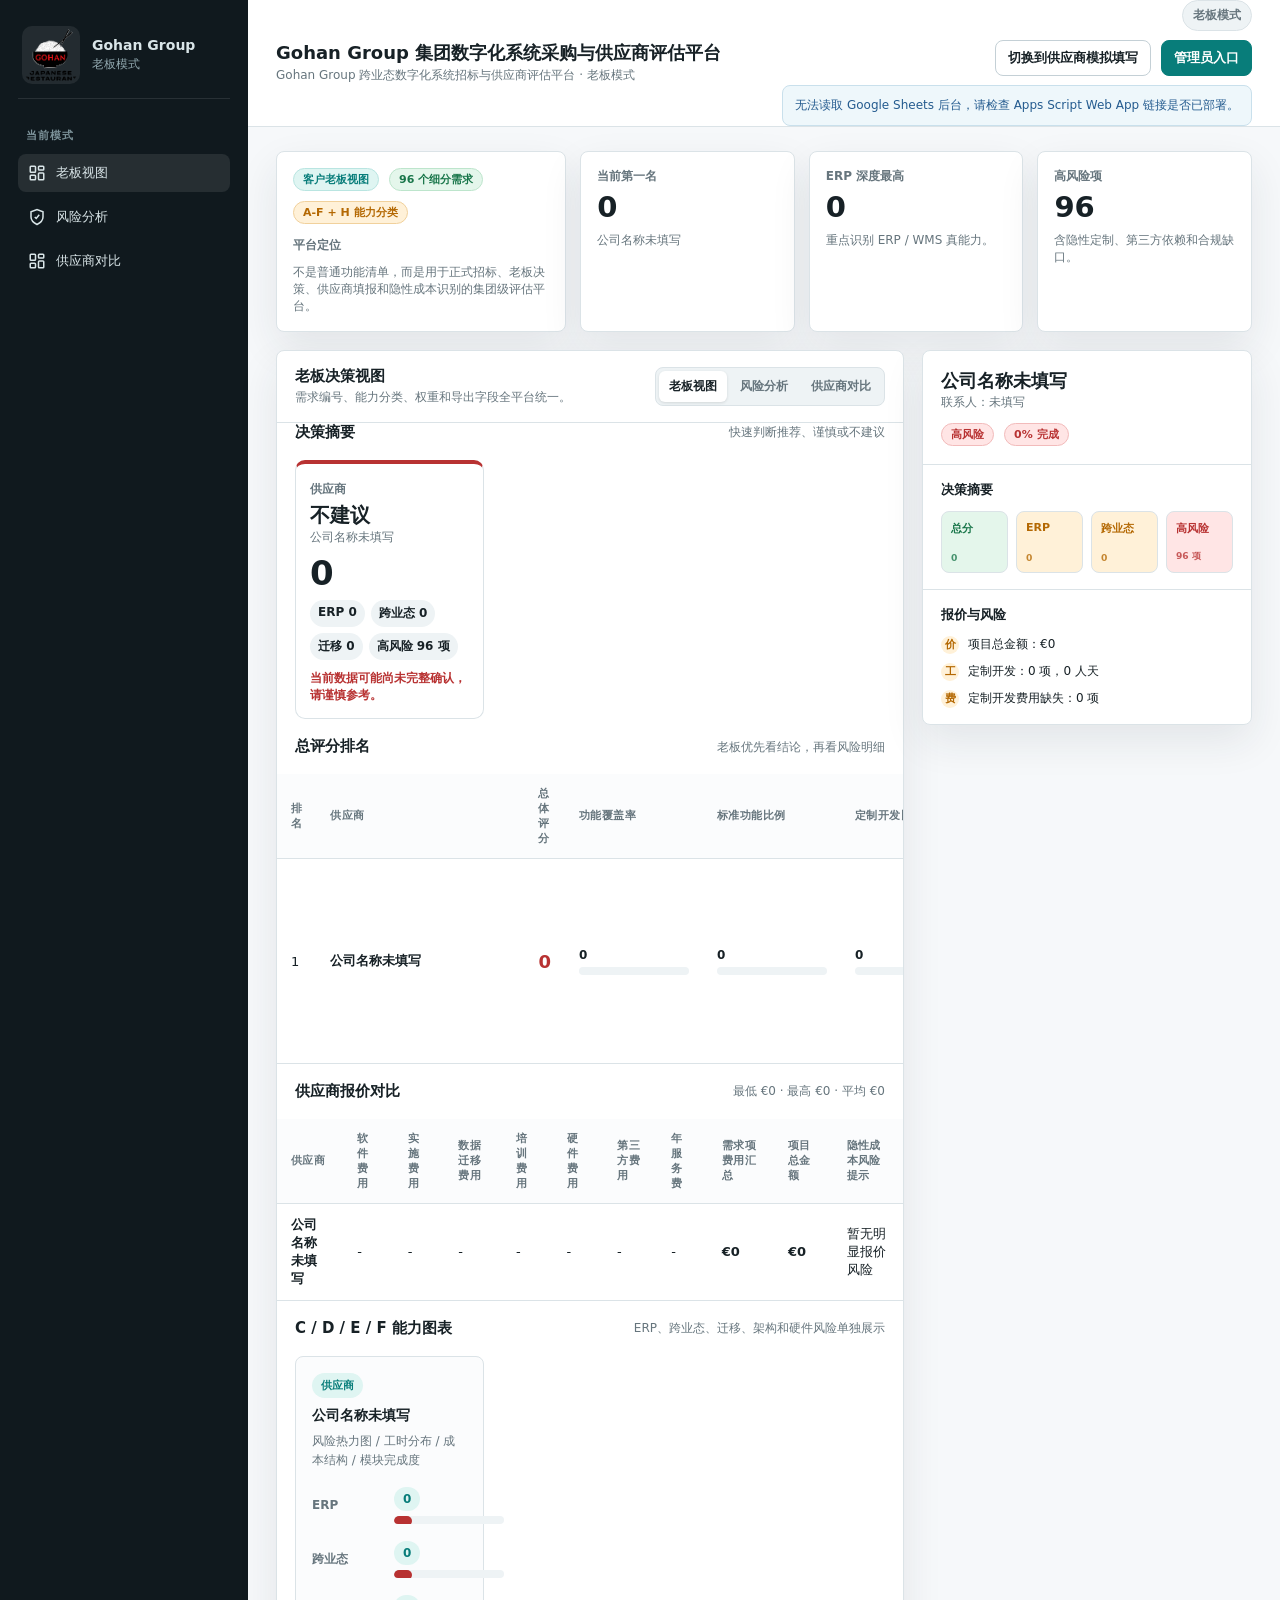
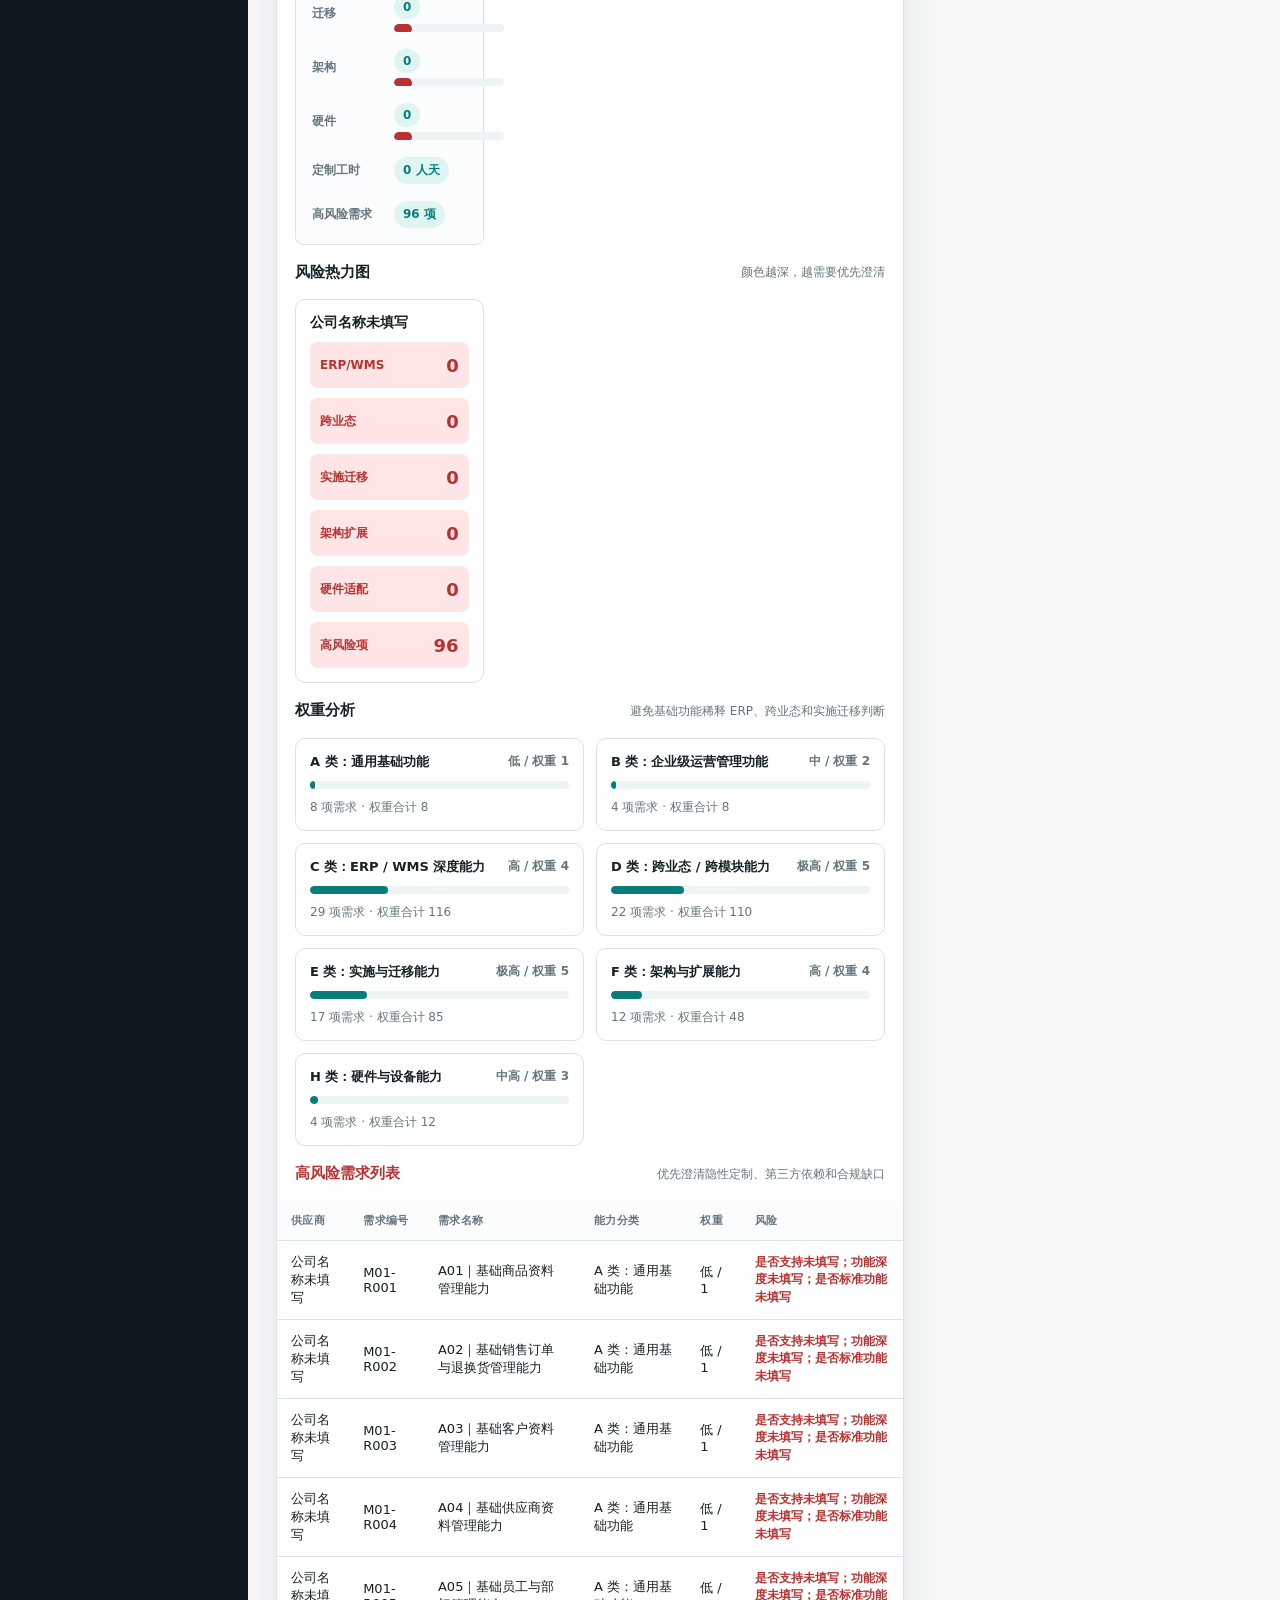
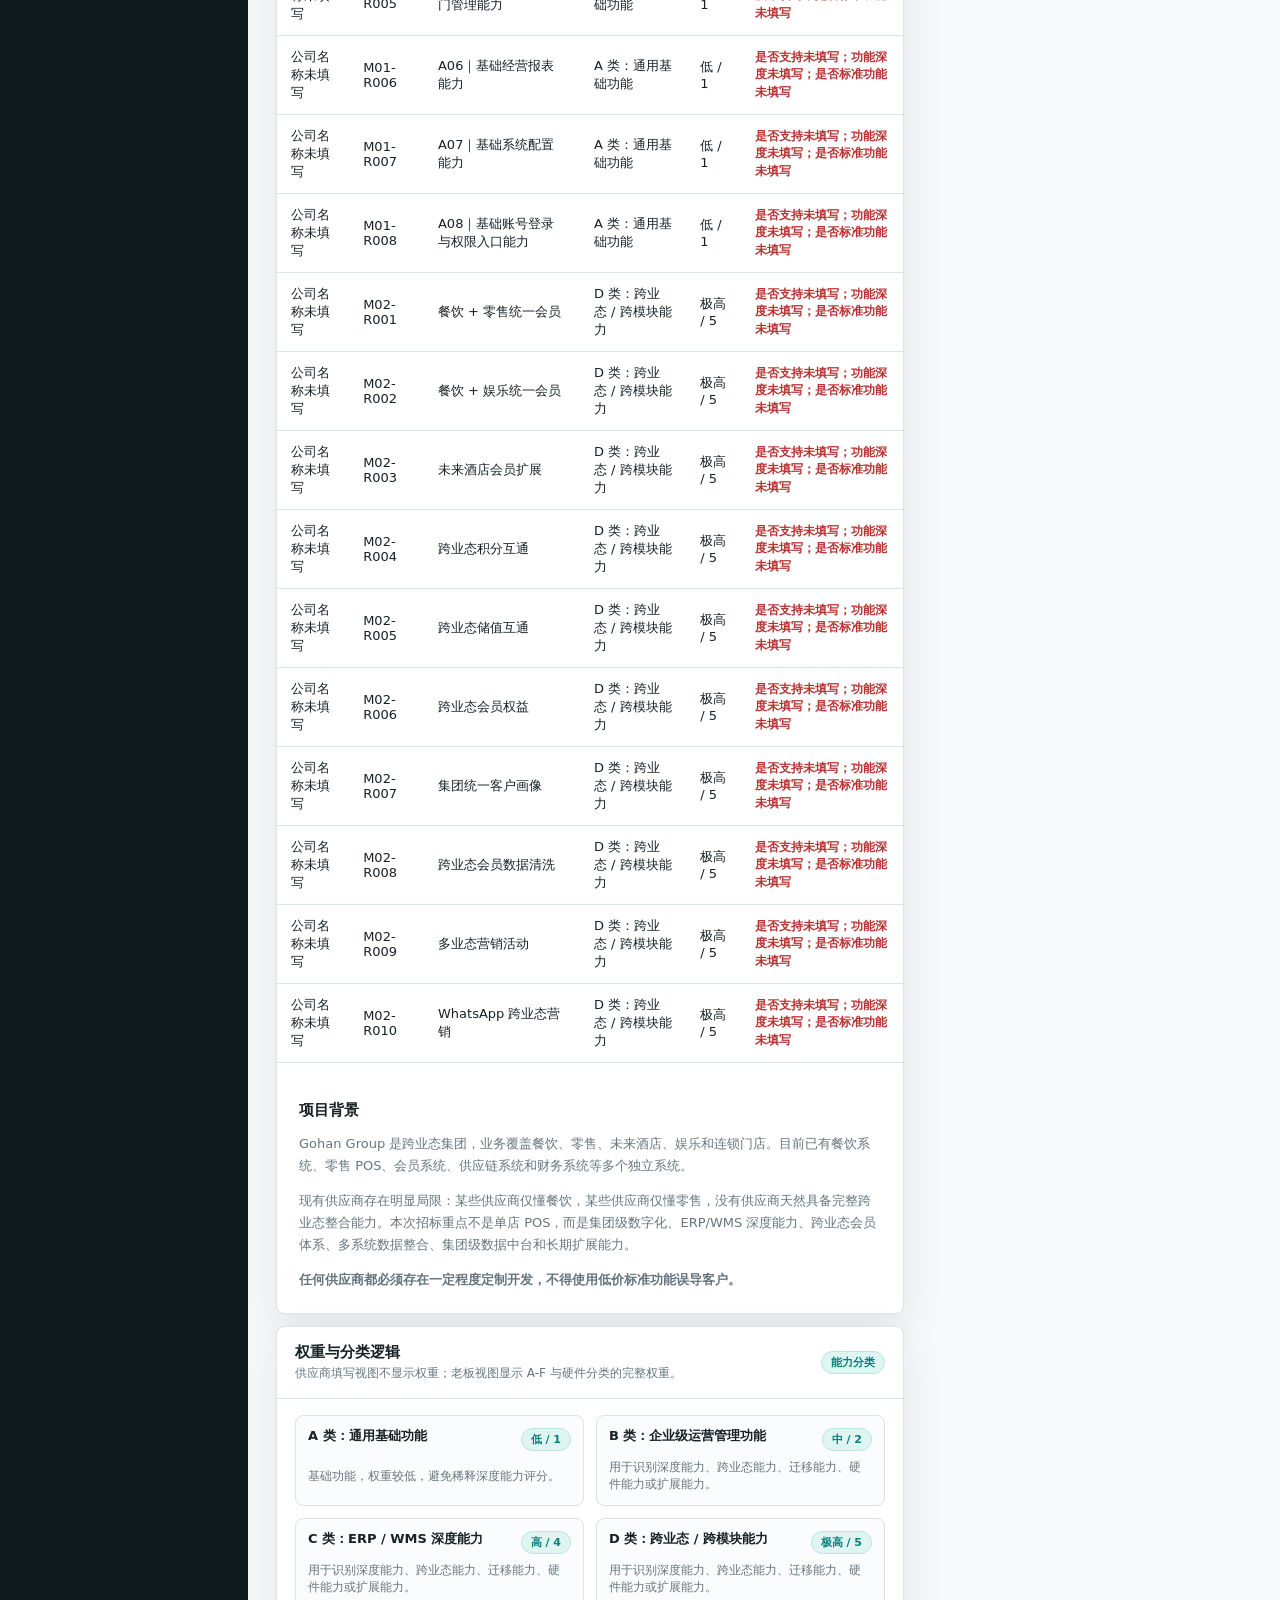
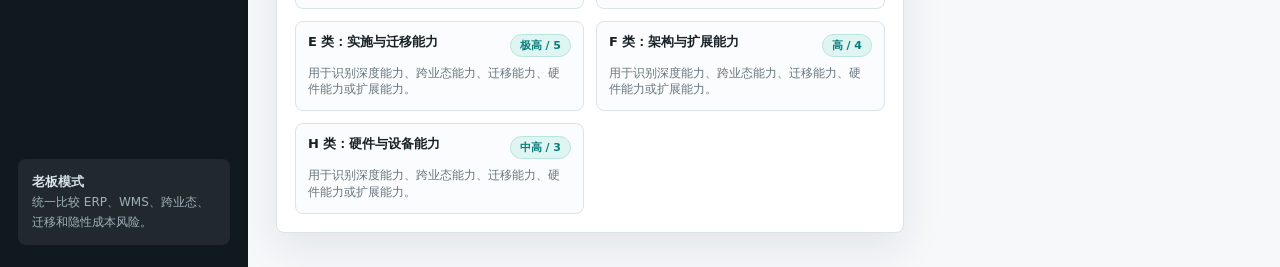
<file: index.html>
<!doctype html>
<html lang="zh-CN">
  <head>
    <meta charset="UTF-8" />
    <meta name="viewport" content="width=device-width, initial-scale=1.0" />
    <title>Gohan Group 集团数字化系统采购与供应商评估平台</title>
    <link rel="stylesheet" href="./styles.css" />
  </head>
  <body>
    <div id="app"></div>
    <script src="./app.js?v=phase4b-trim-fields-v2-20260514"></script>
  </body>
</html>
</file>
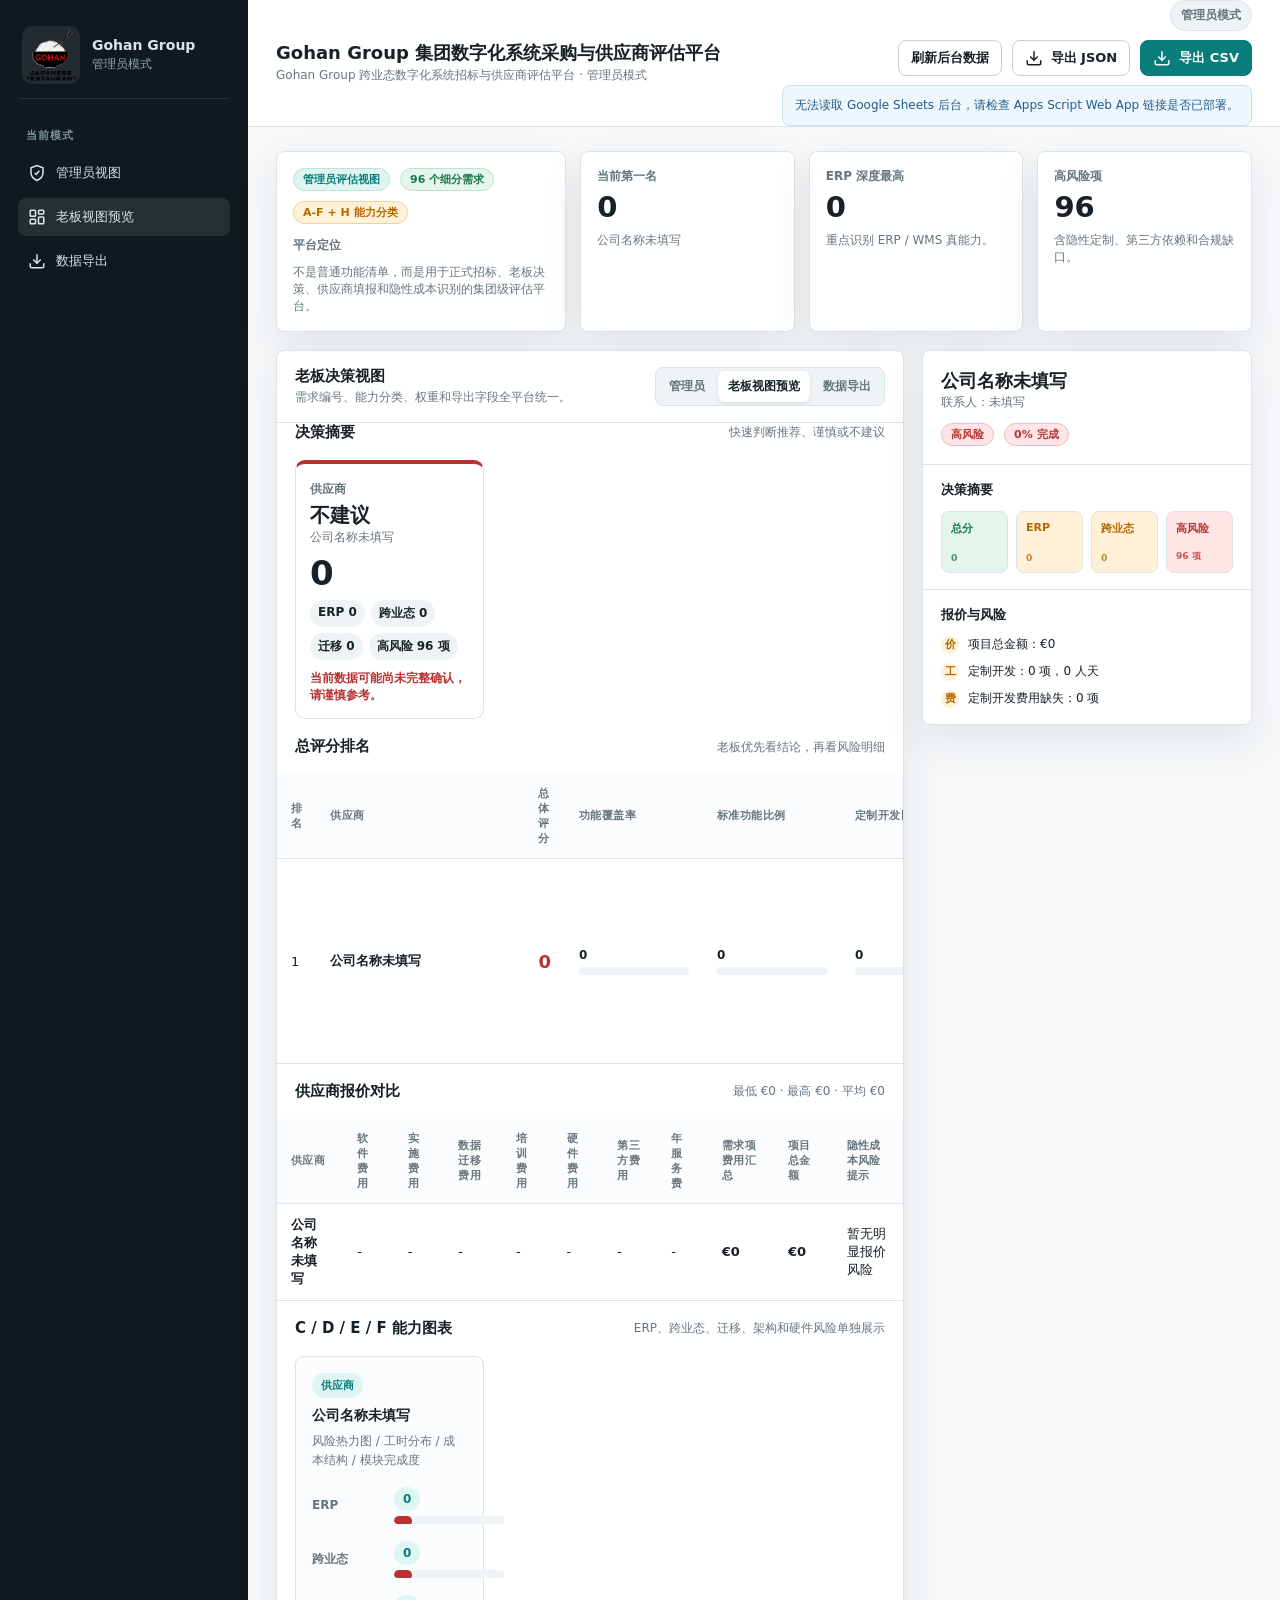
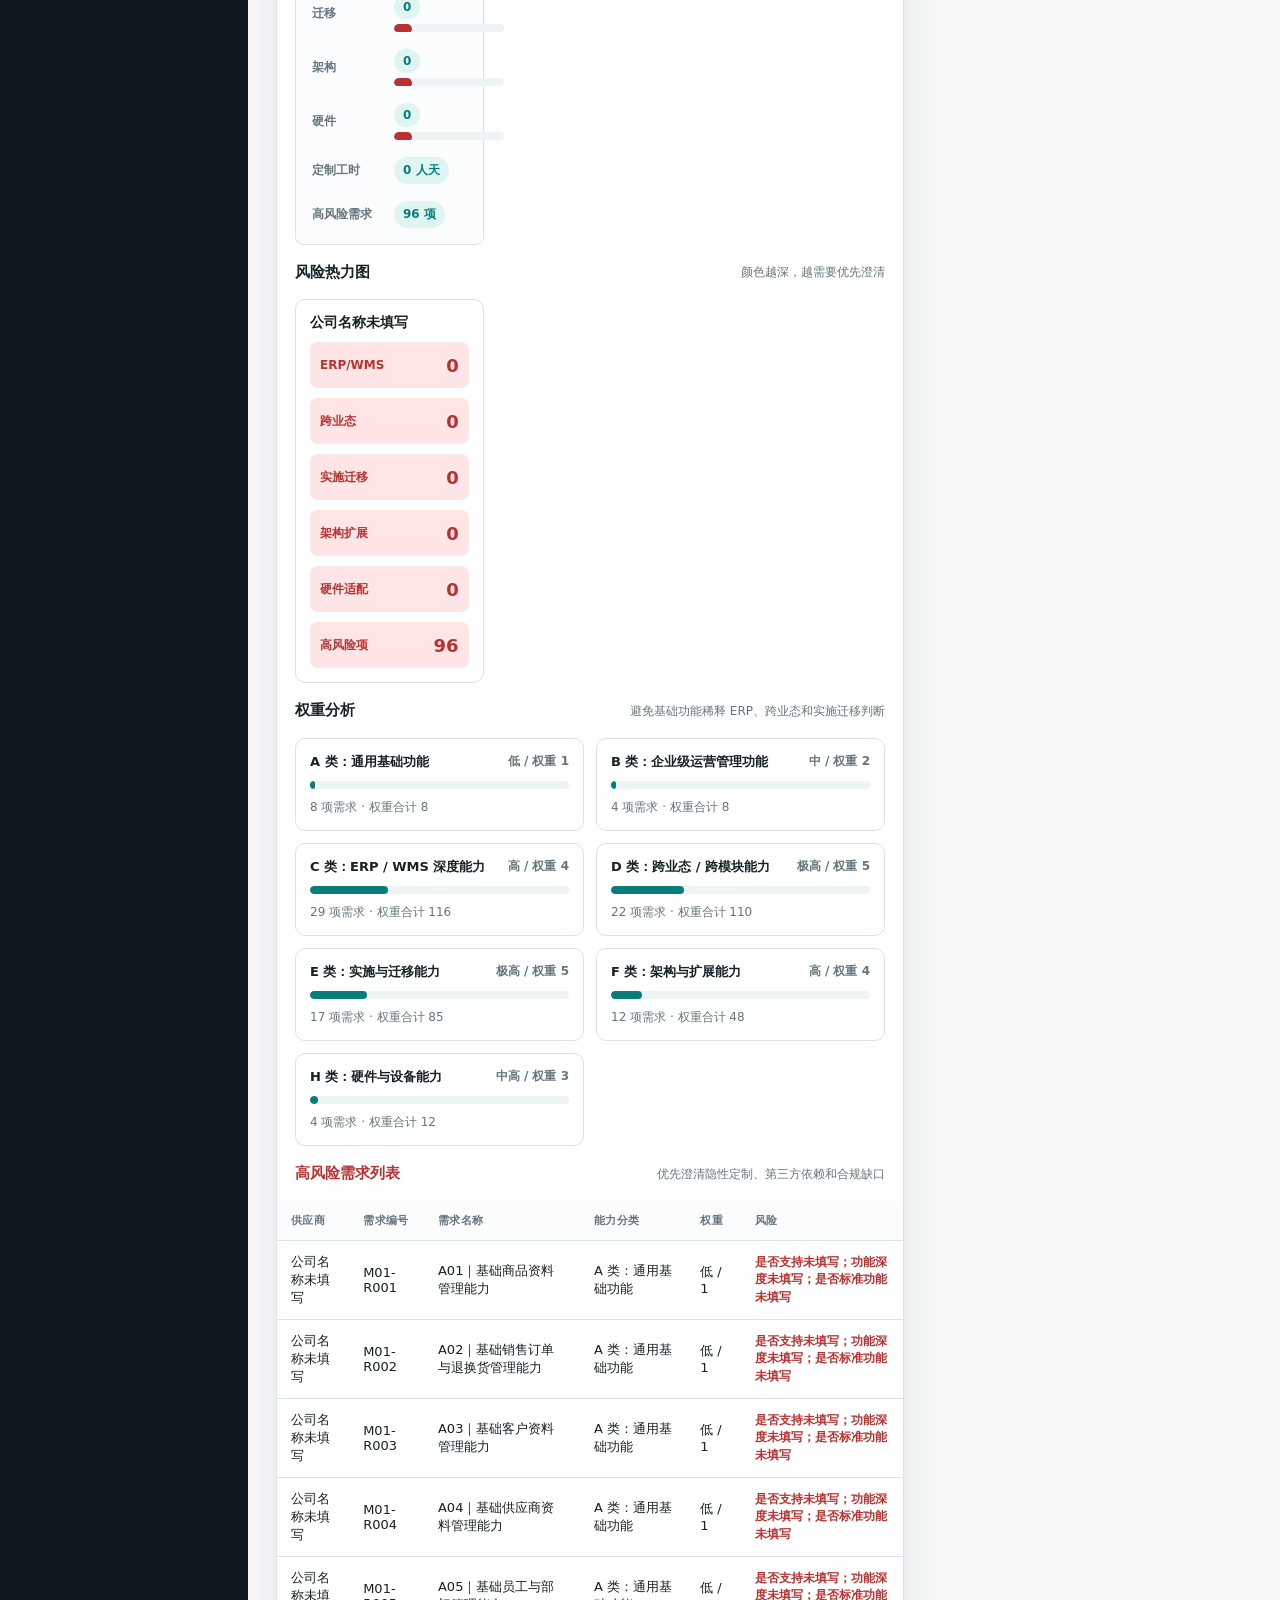
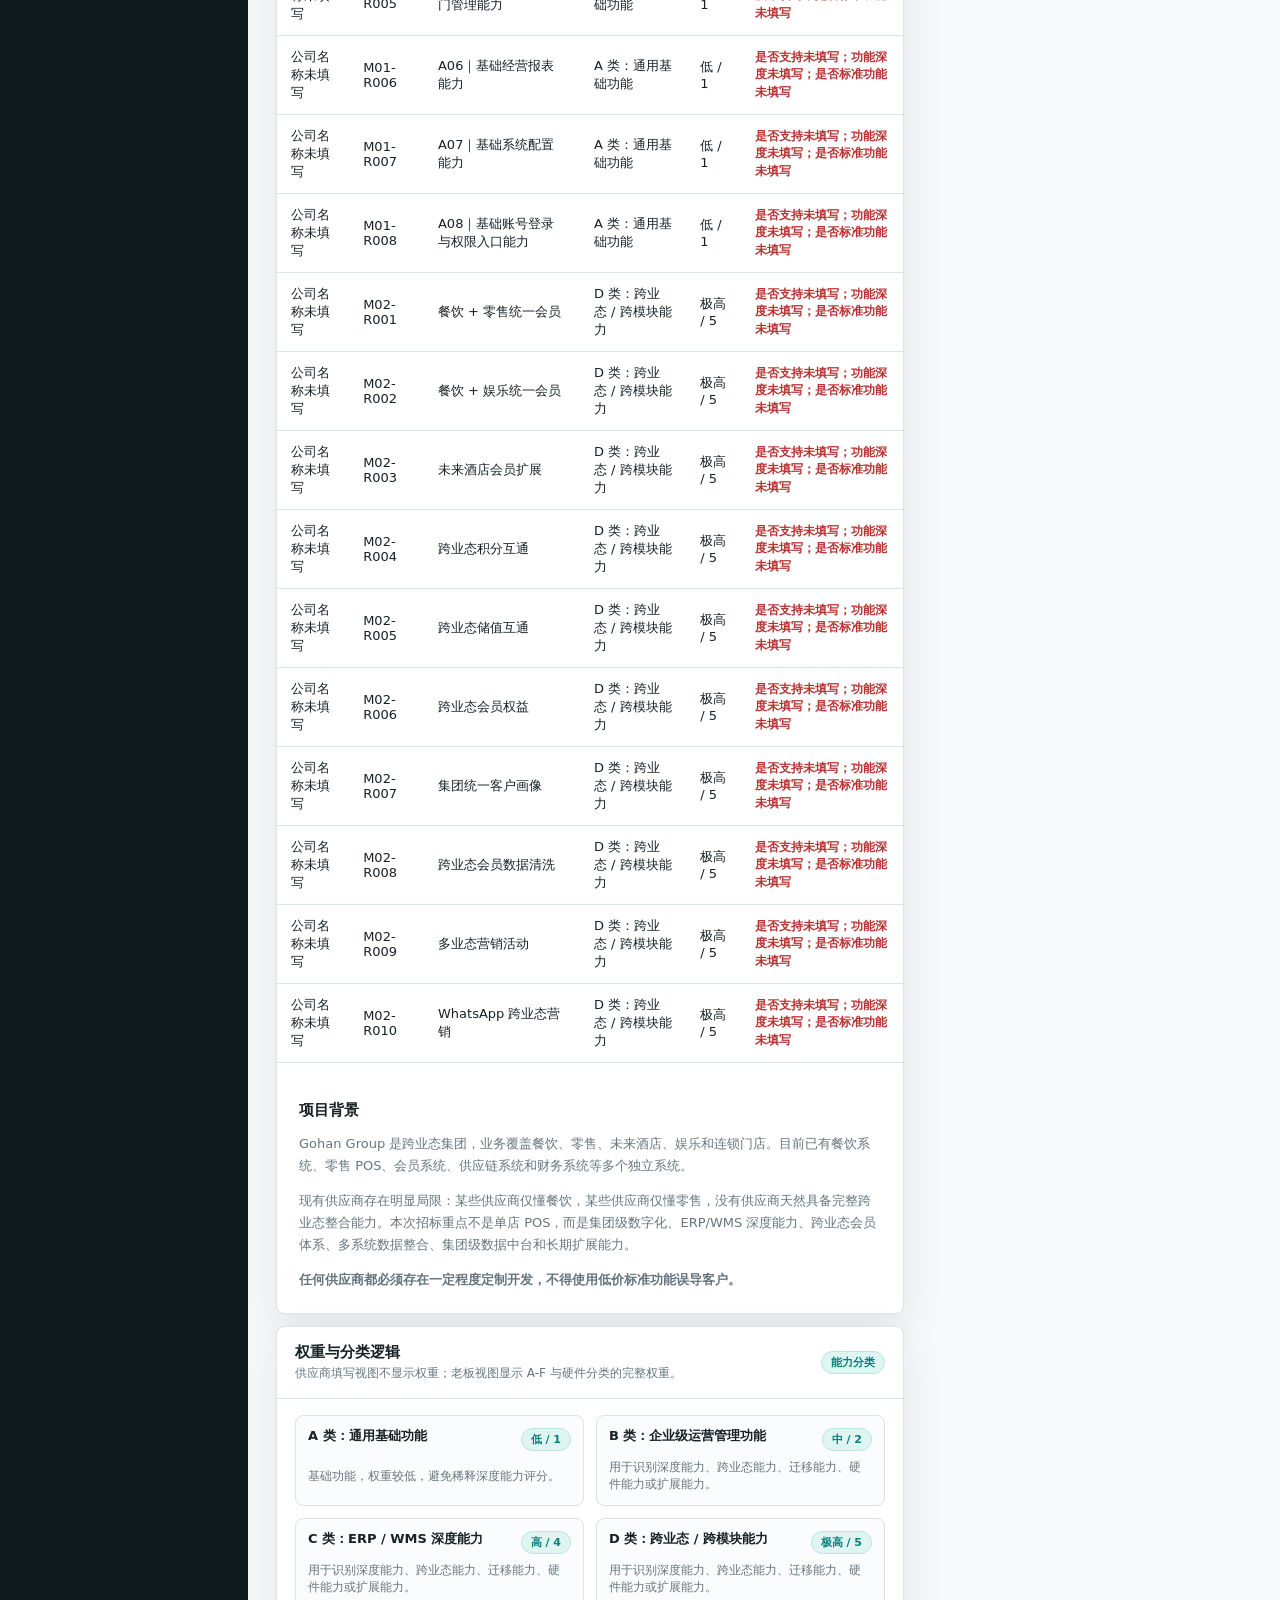
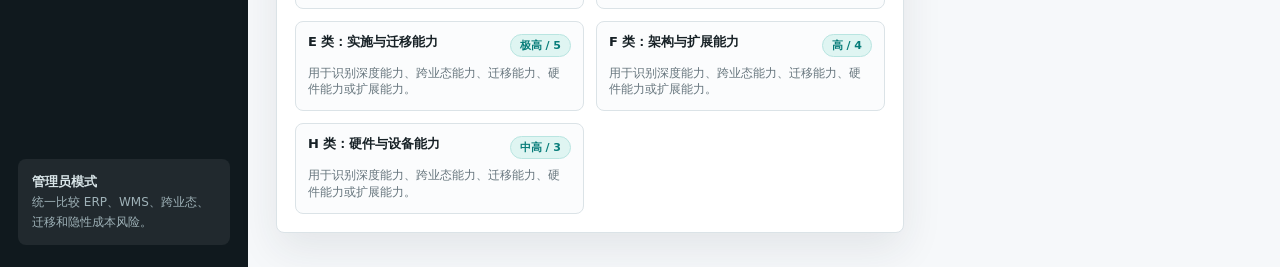
<file: admin.html>
<!doctype html>
<html lang="zh-CN">
  <head>
    <meta charset="UTF-8" />
    <meta name="viewport" content="width=device-width, initial-scale=1.0" />
    <title>管理员评估｜Gohan Group 供应商评估平台</title>
    <link rel="stylesheet" href="./styles.css" />
  </head>
  <body>
    <div id="app"></div>
    <script src="./app.js?v=phase4b-trim-fields-v2-20260514"></script>
  </body>
</html>
</file>
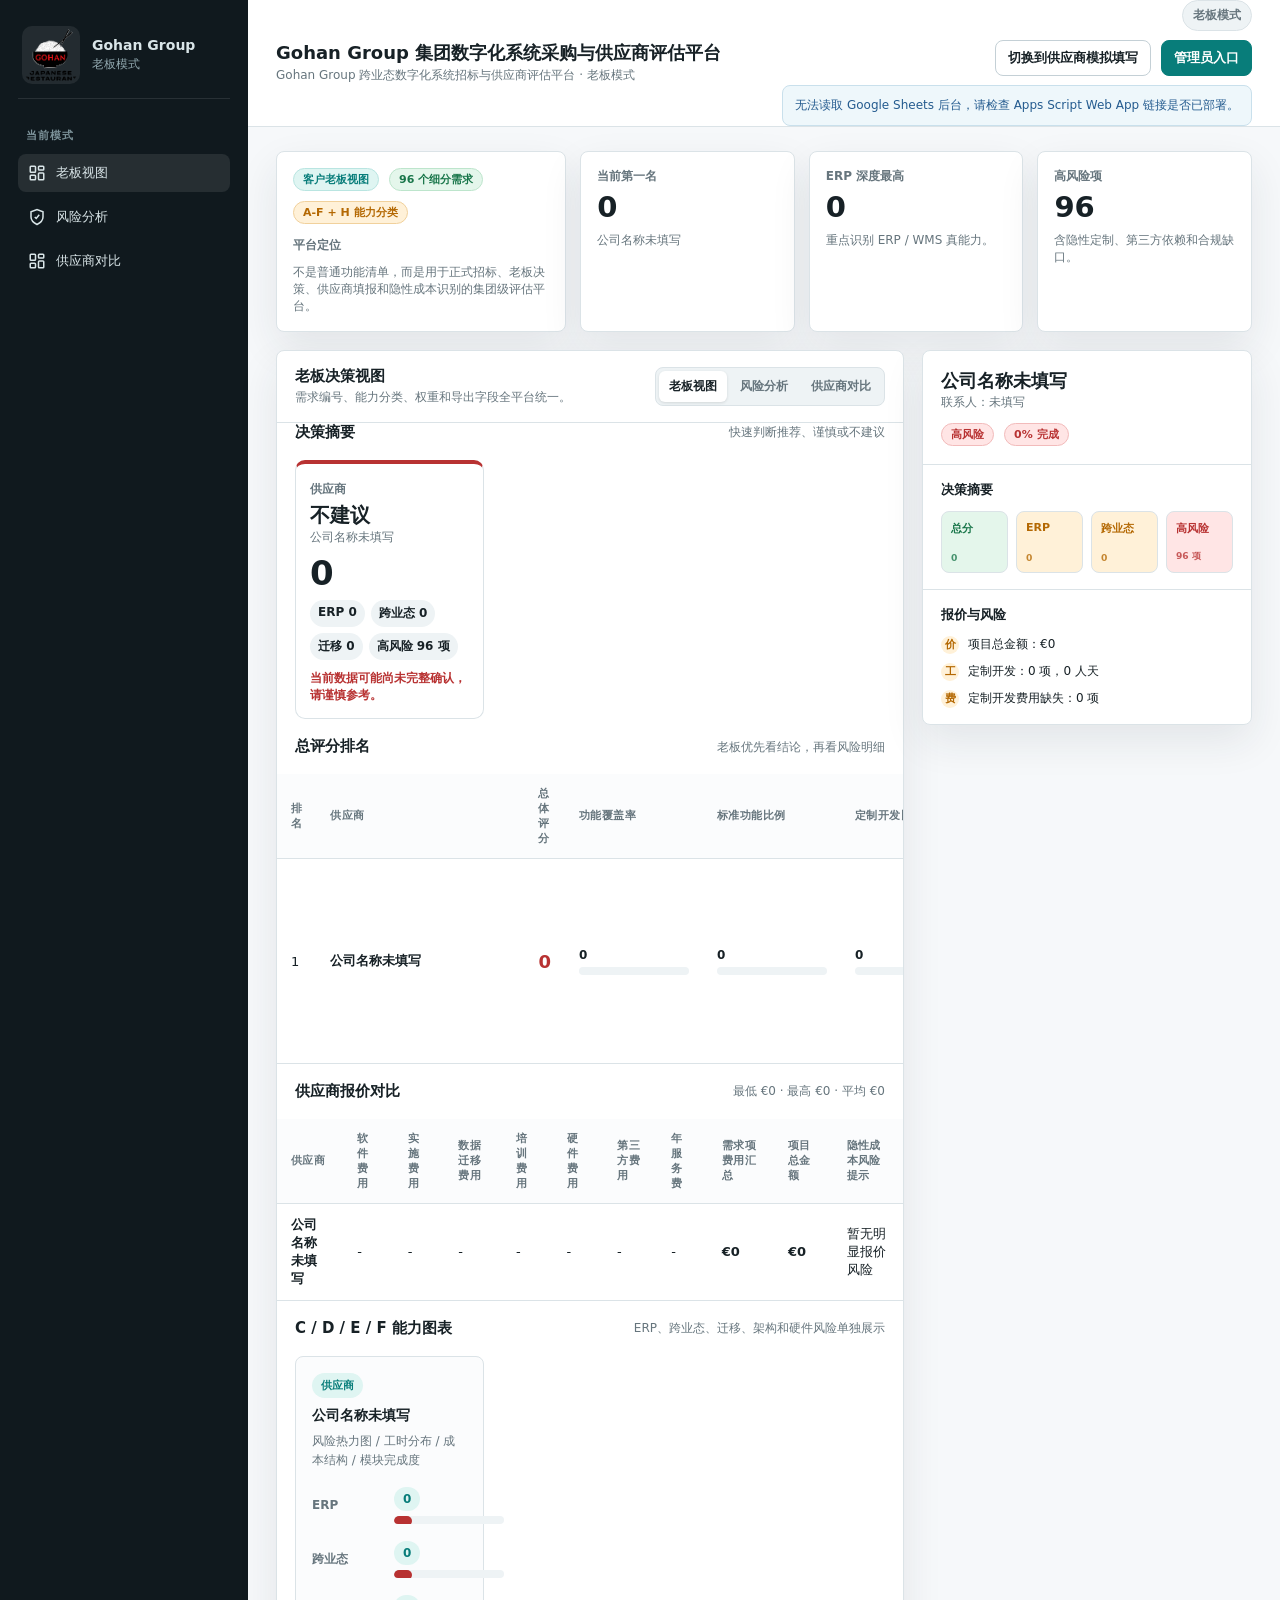
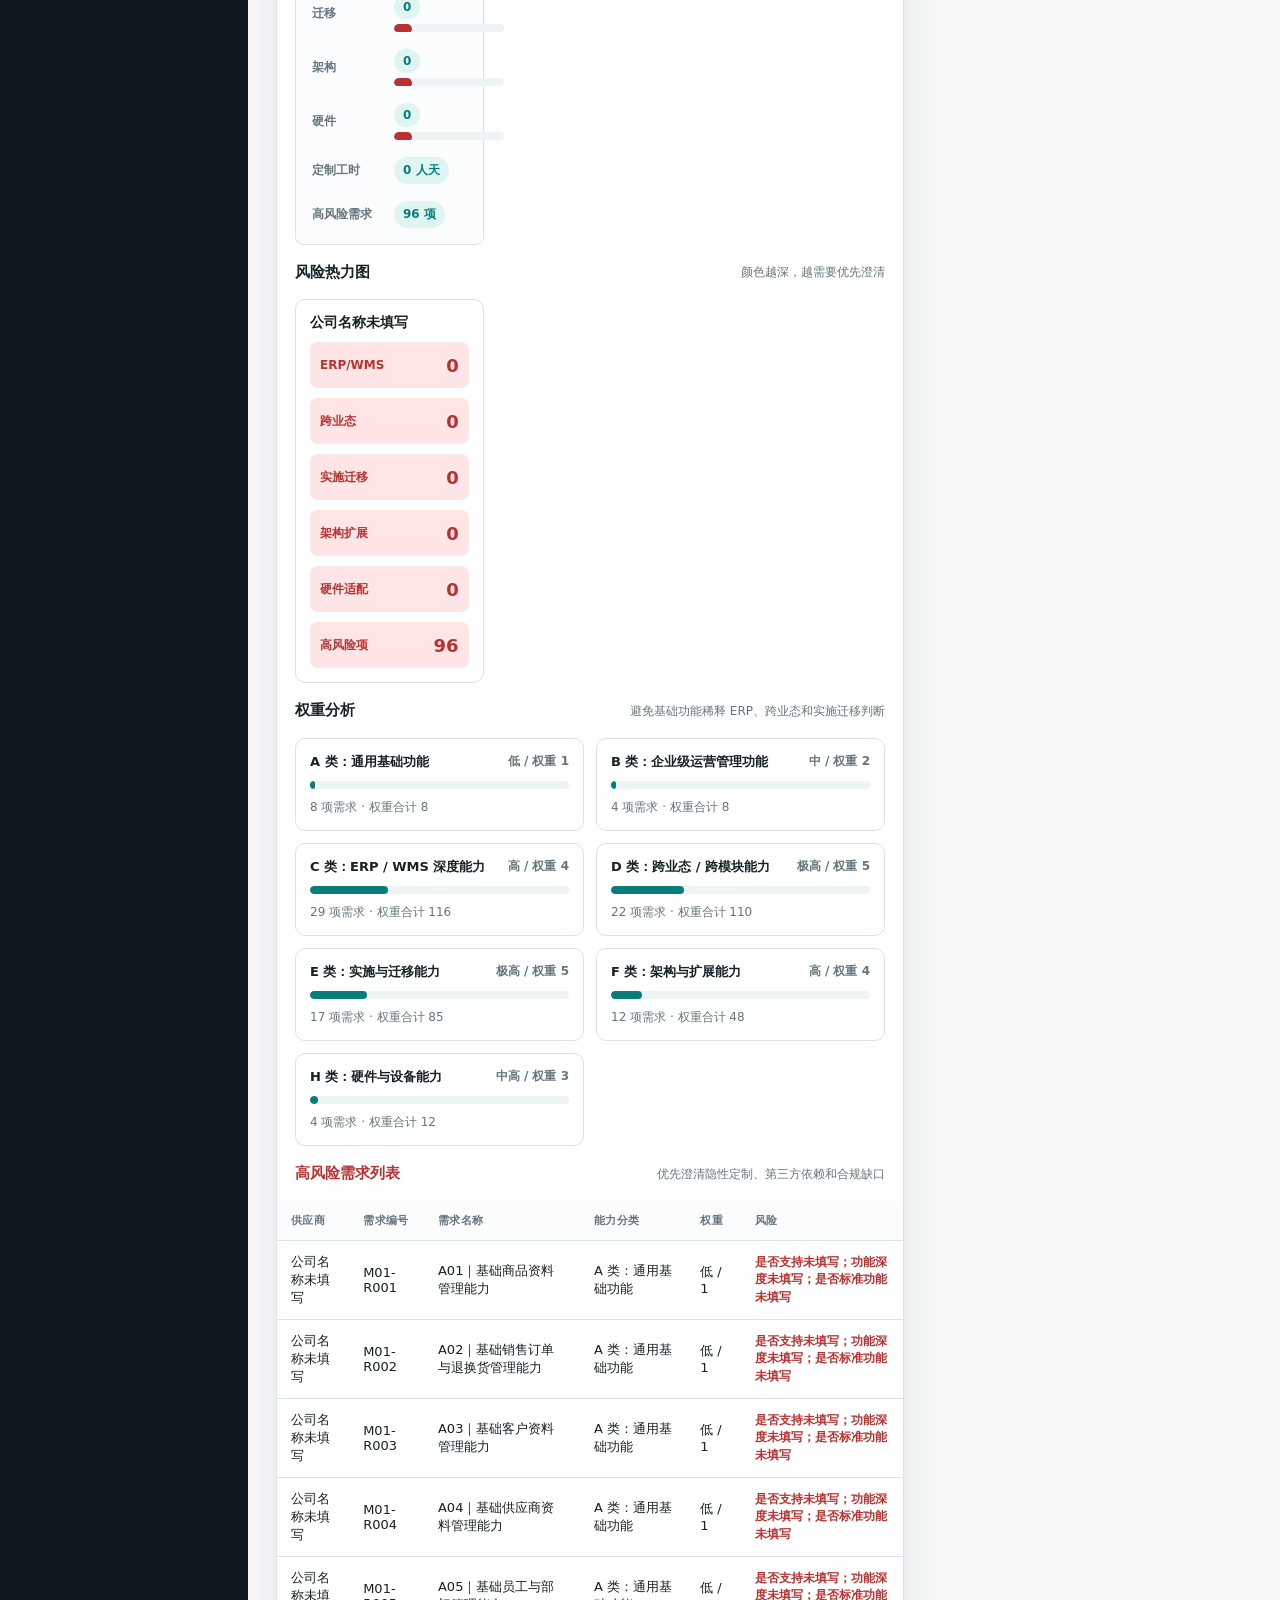
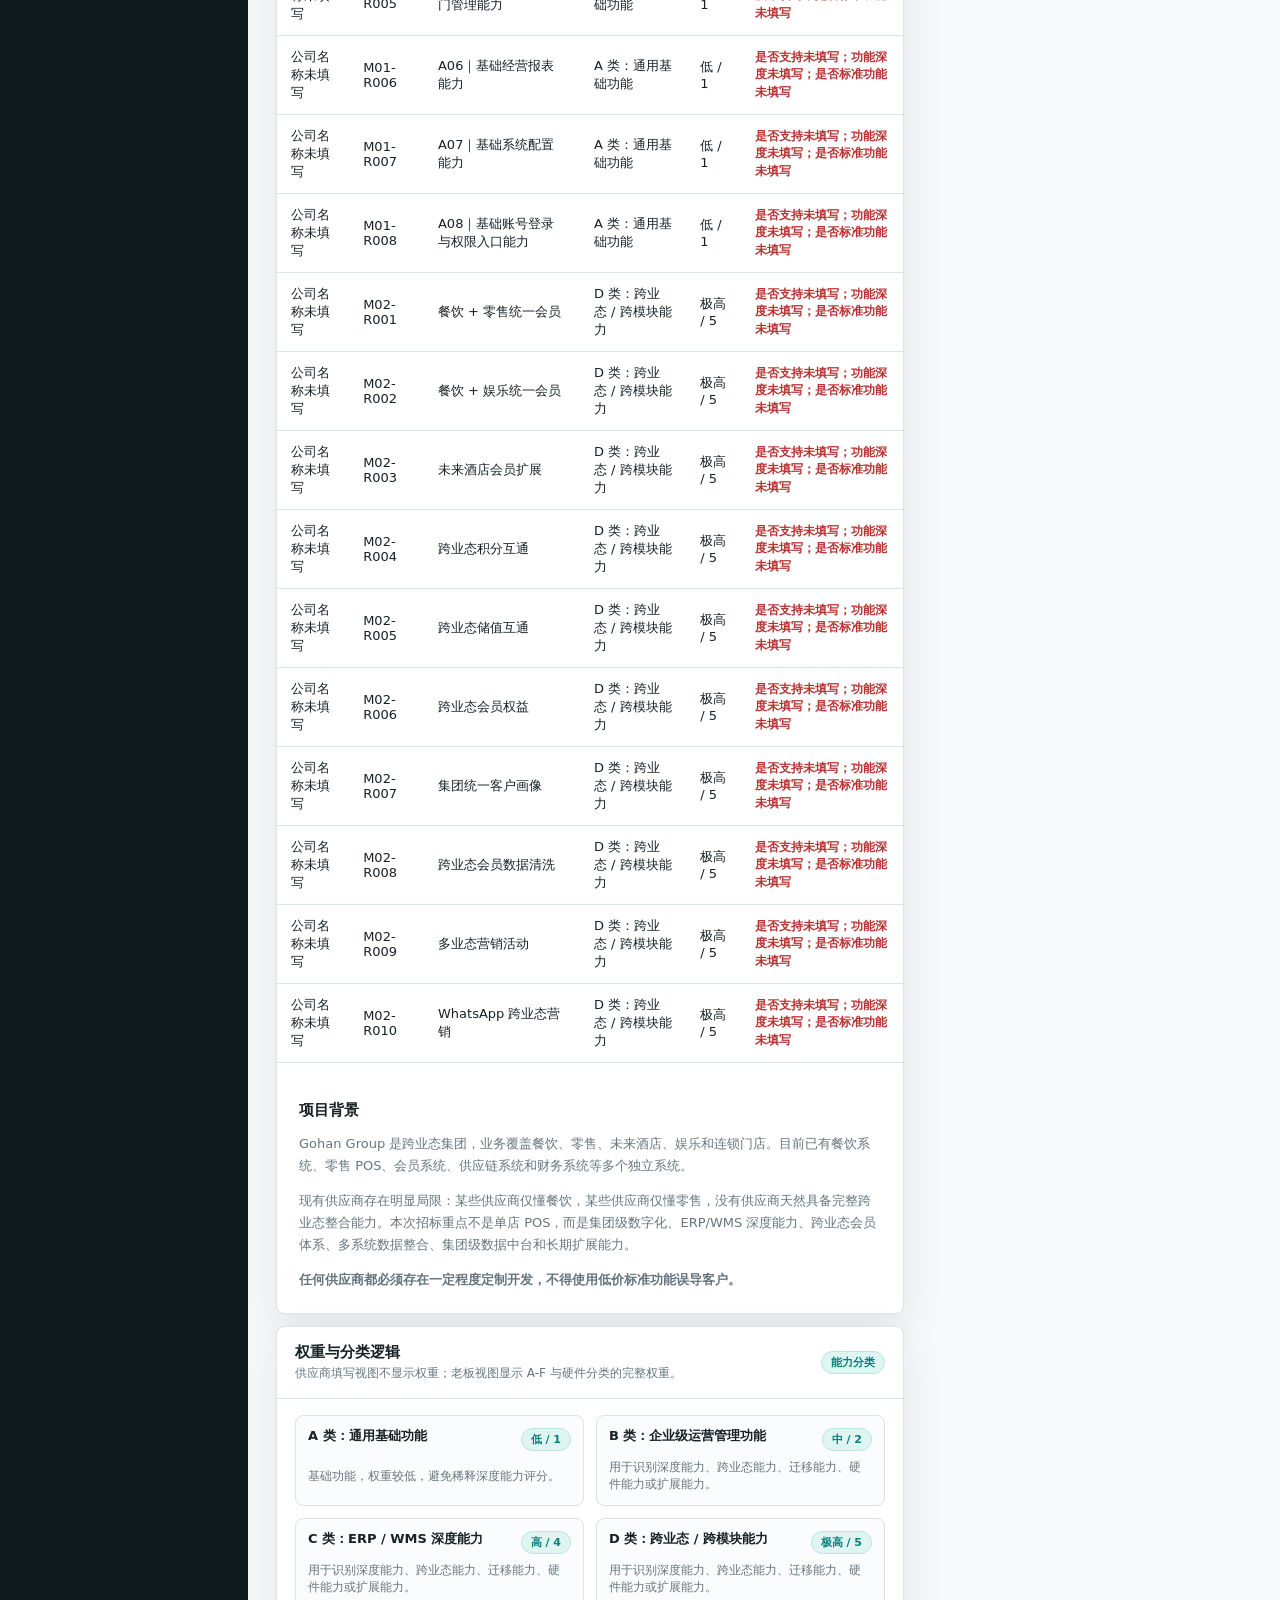
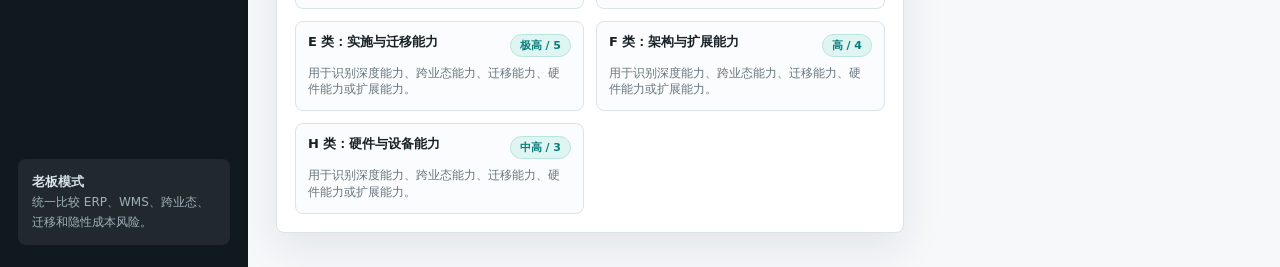
<file: owner.html>
<!doctype html>
<html lang="zh-CN">
  <head>
    <meta charset="UTF-8" />
    <meta name="viewport" content="width=device-width, initial-scale=1.0" />
    <title>老板视图｜Gohan Group 供应商评估平台</title>
    <link rel="stylesheet" href="./styles.css" />
  </head>
  <body>
    <div id="app"></div>
    <script src="./app.js?v=phase4b-trim-fields-v2-20260514"></script>
  </body>
</html>
</file>
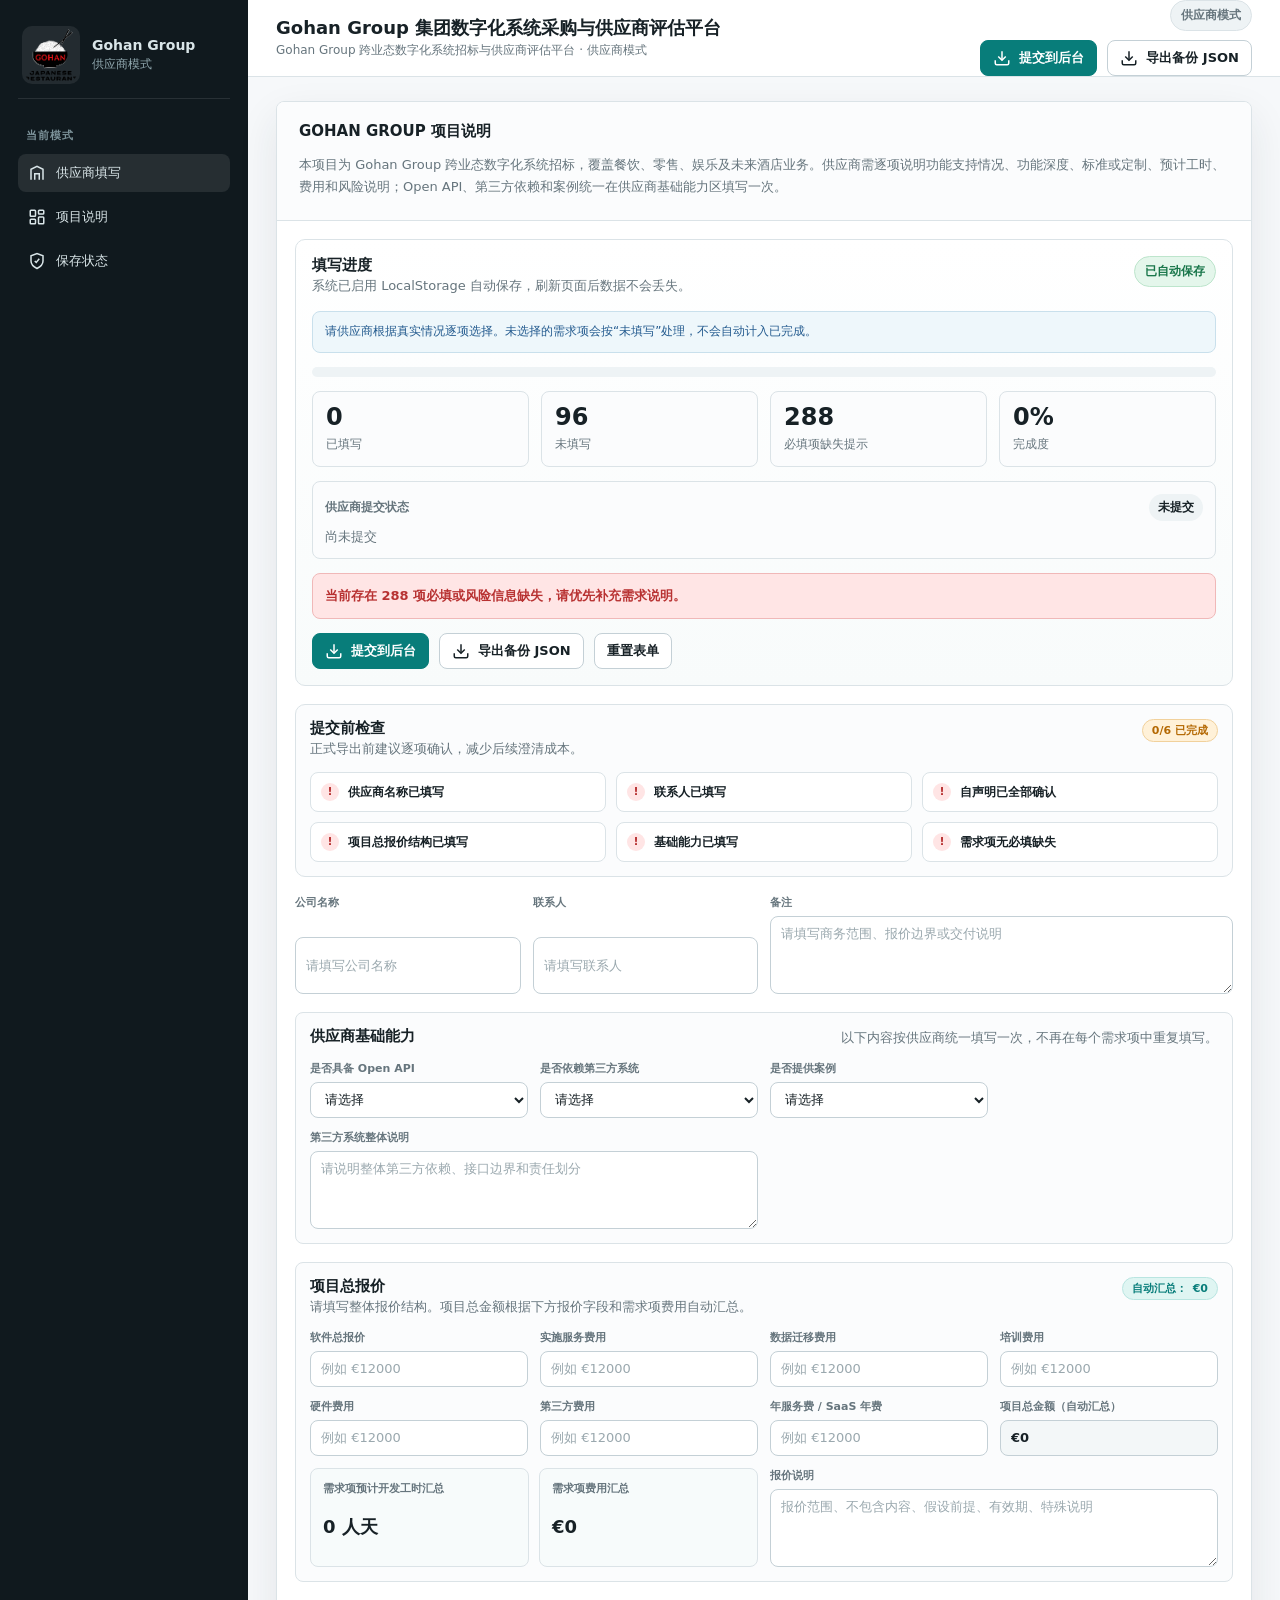
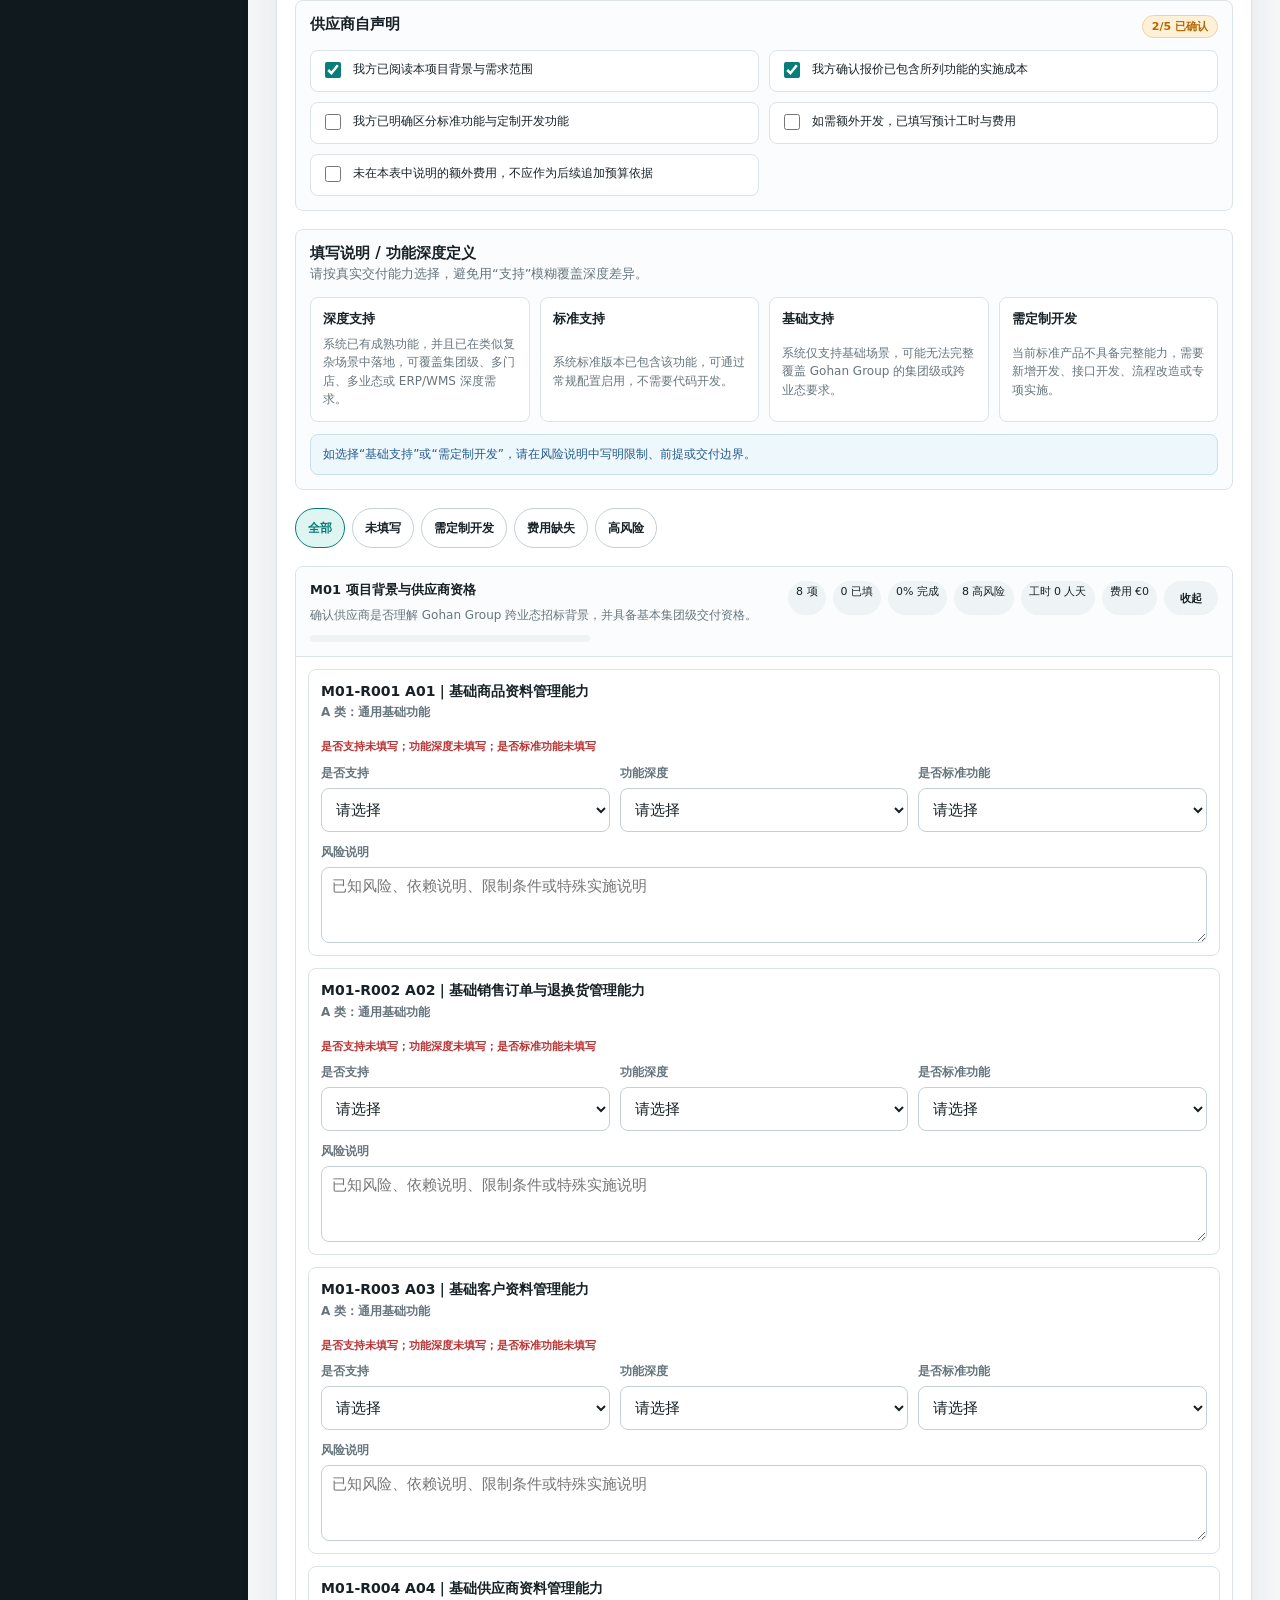
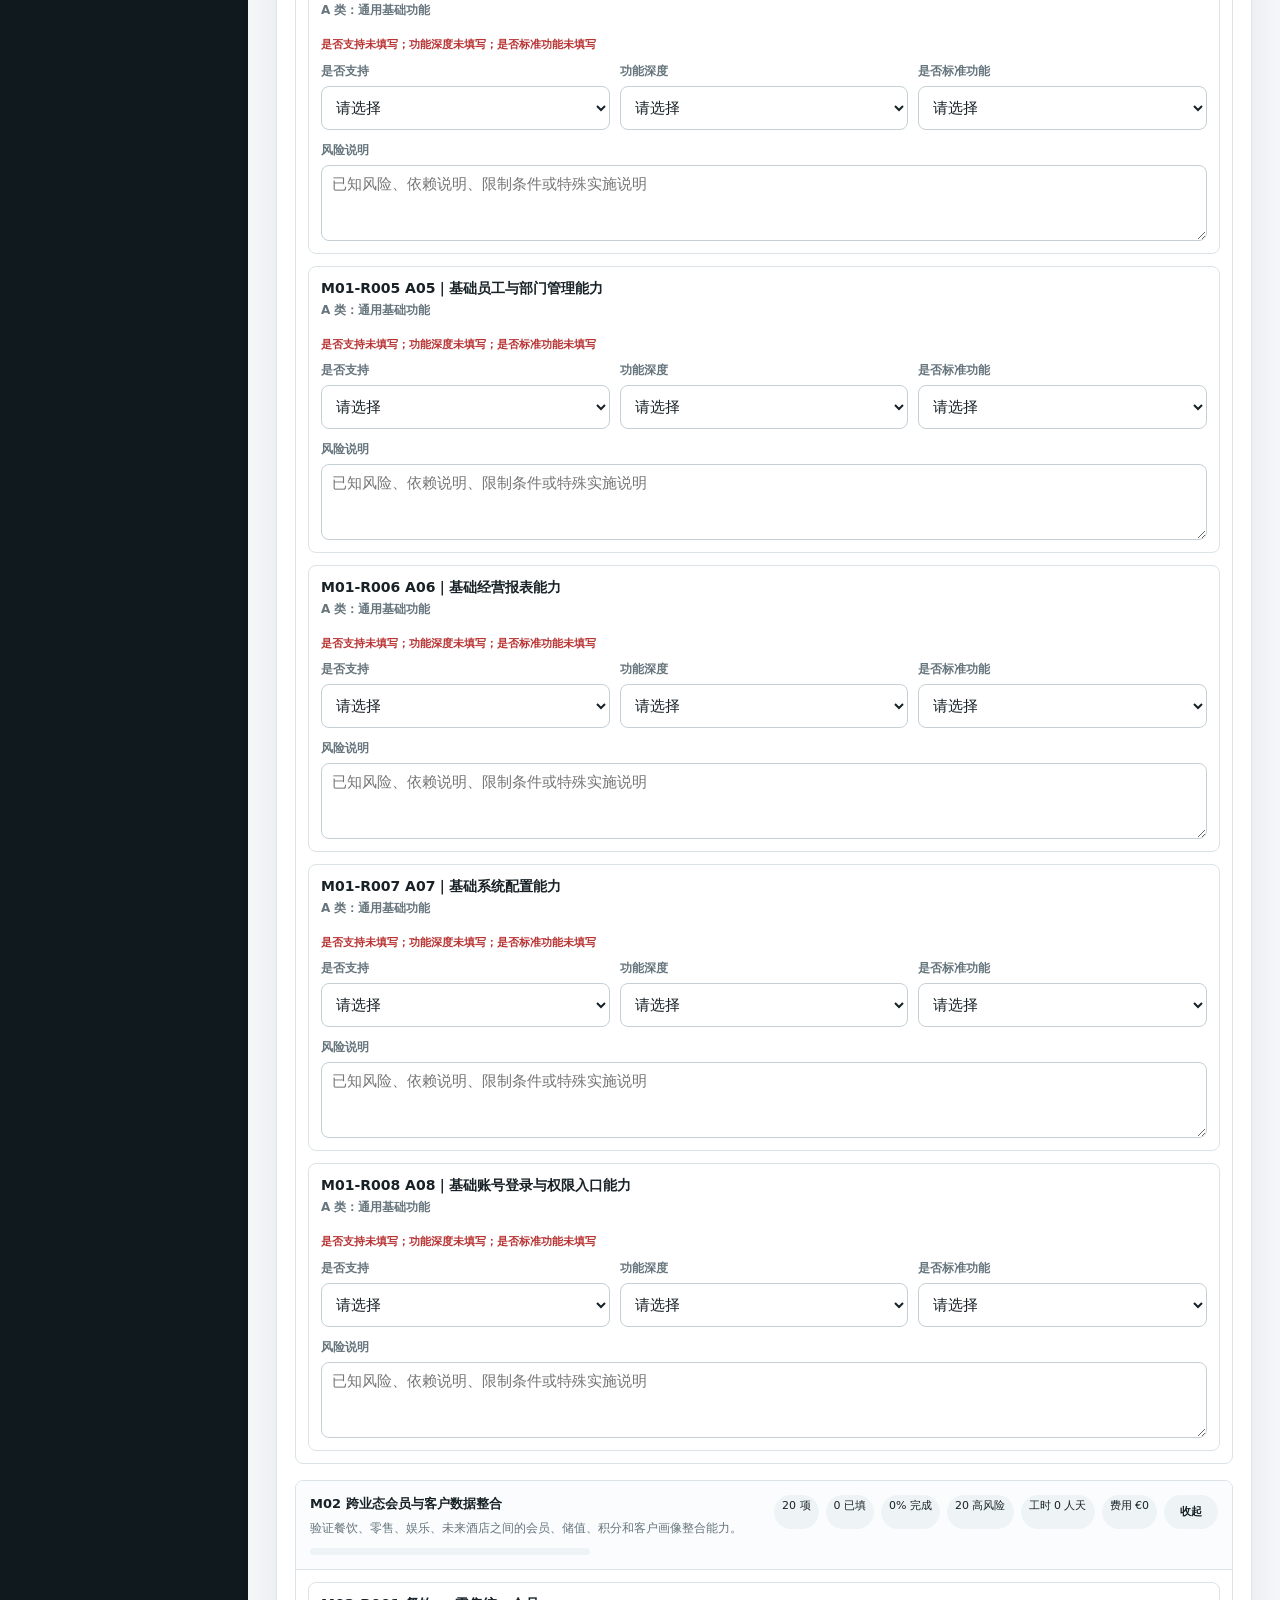
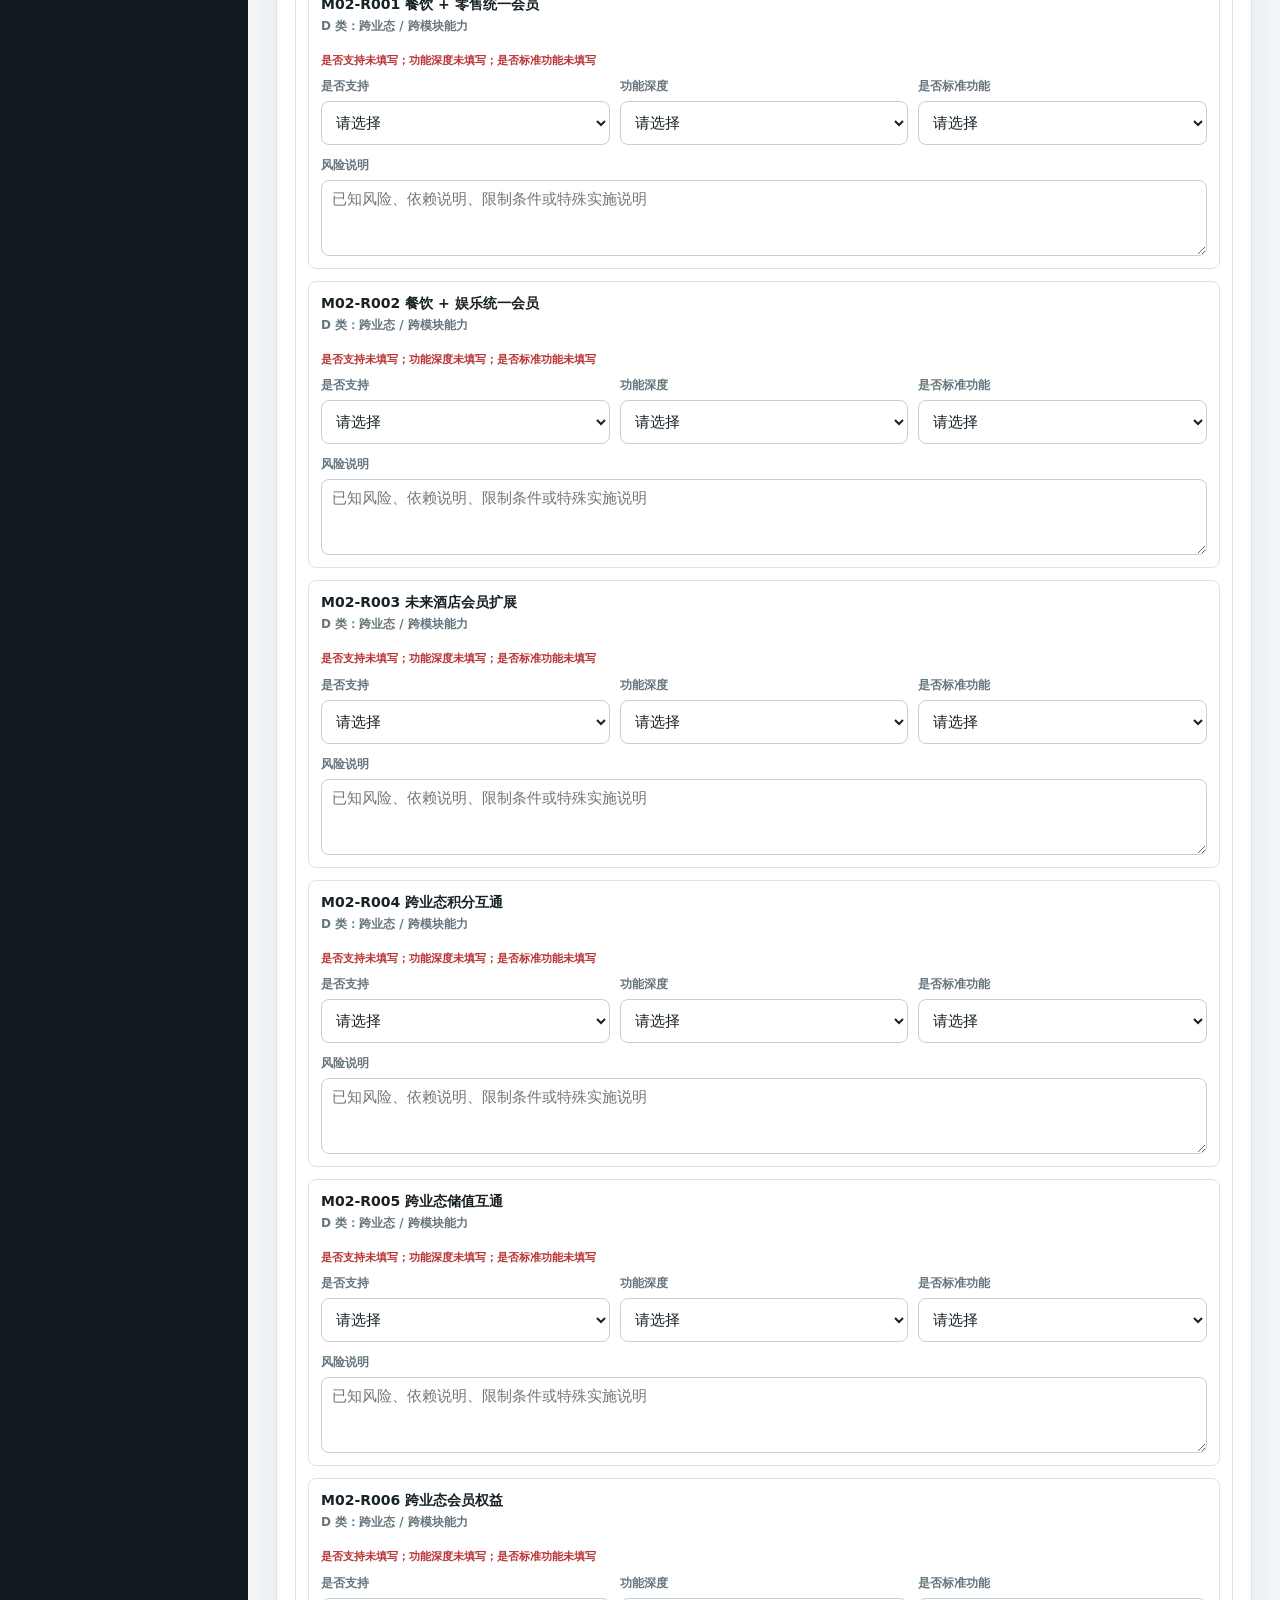
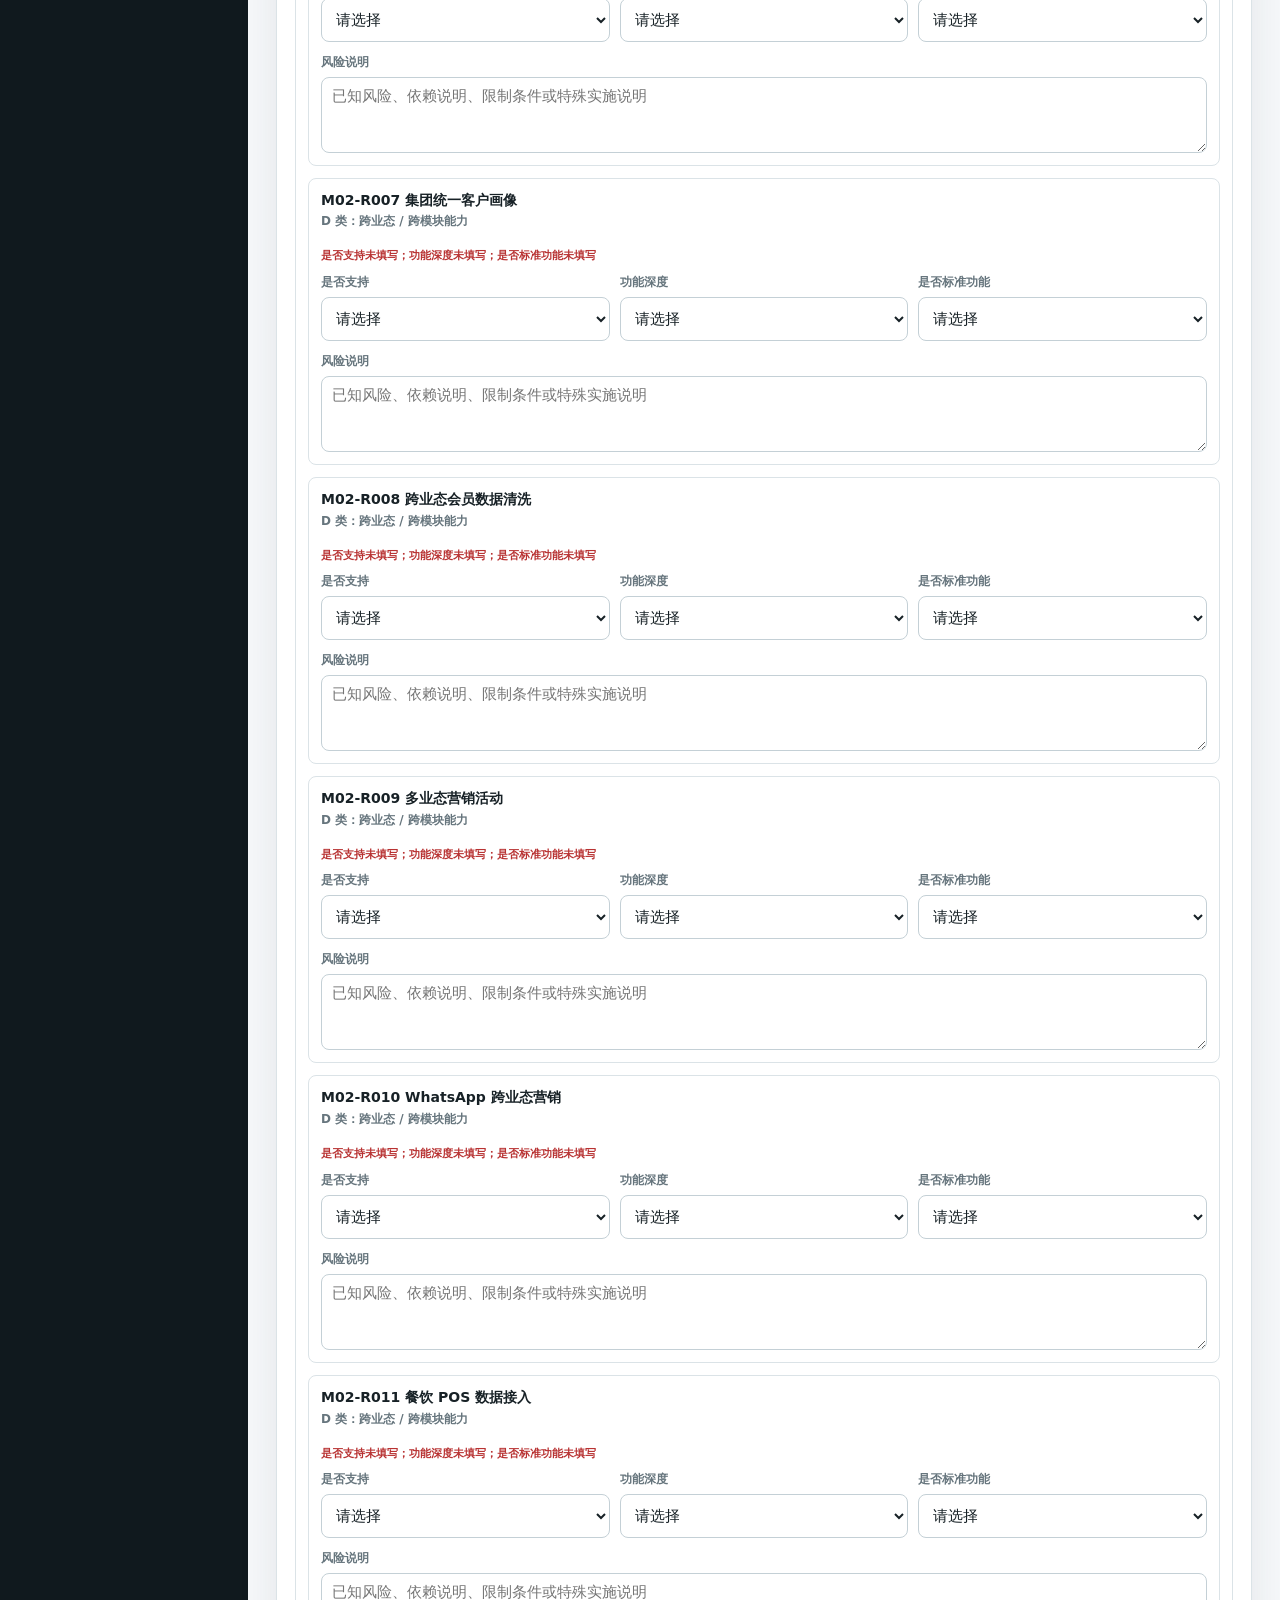
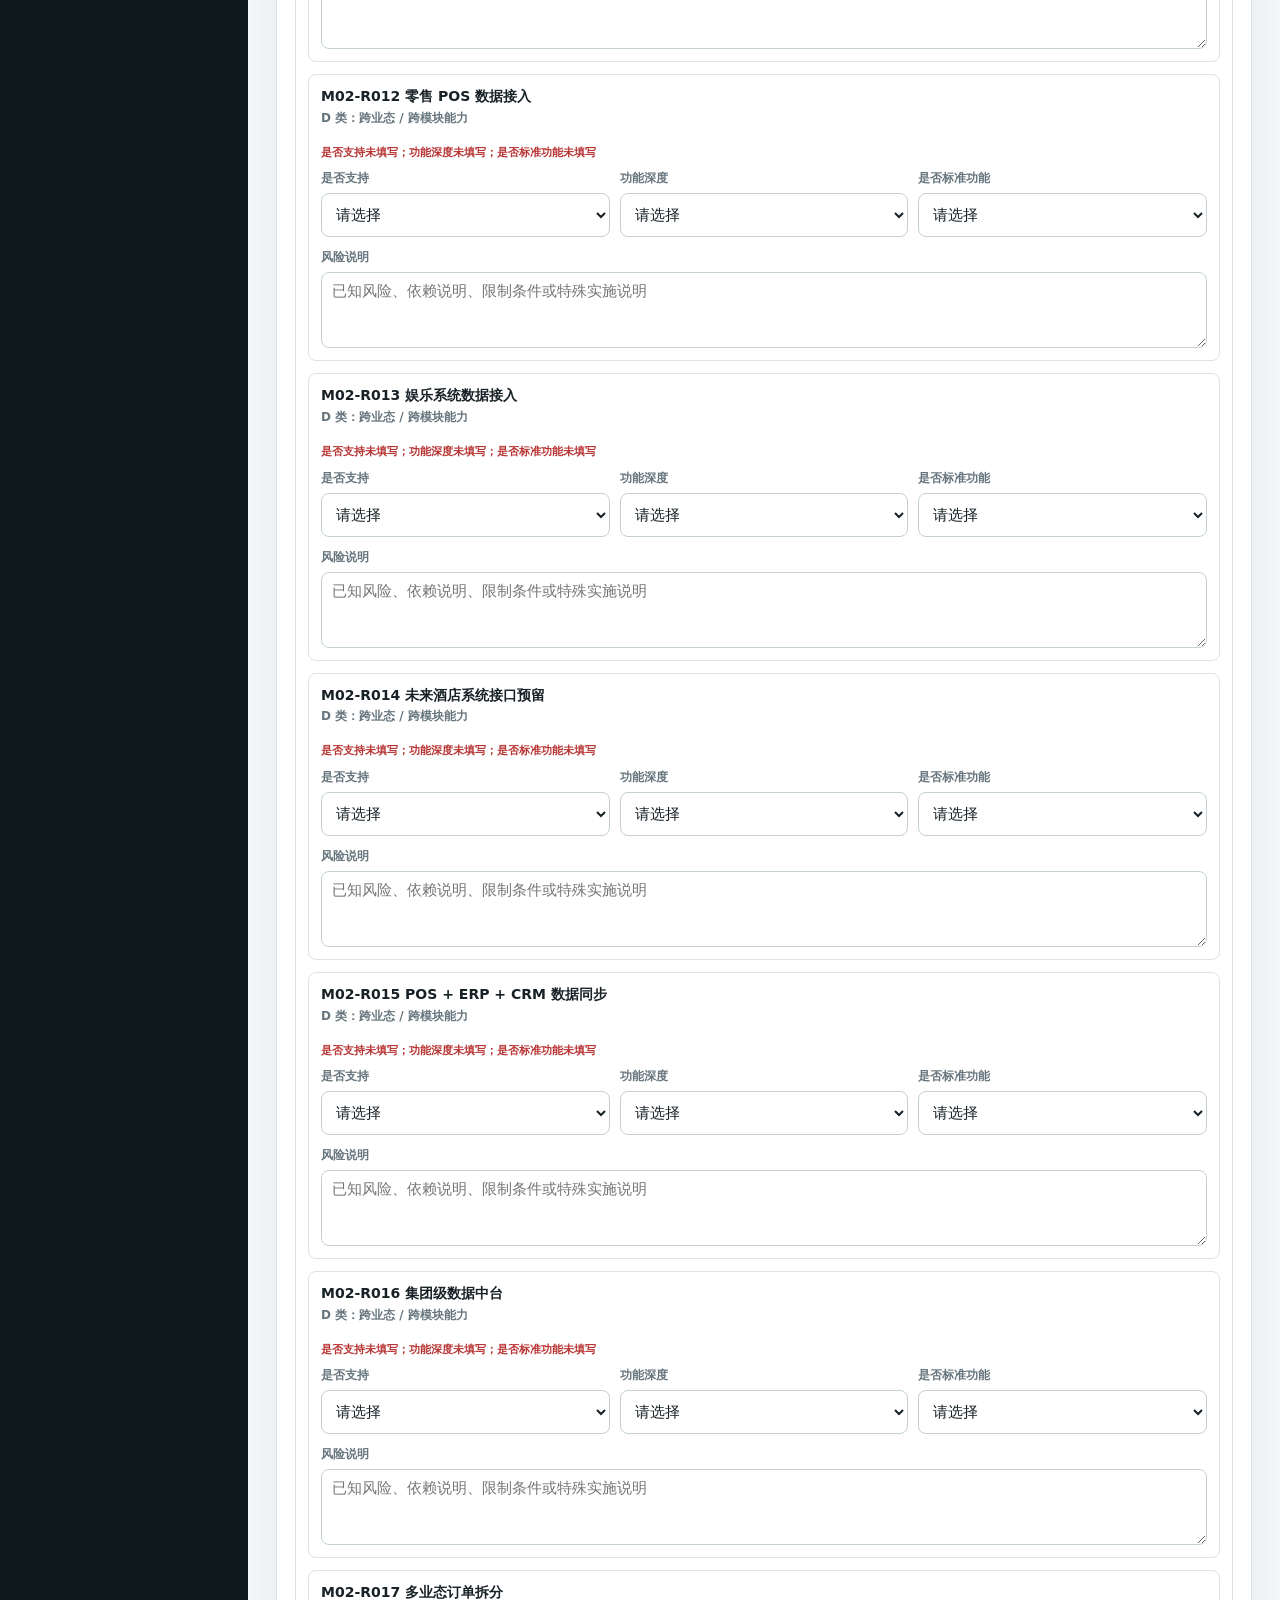
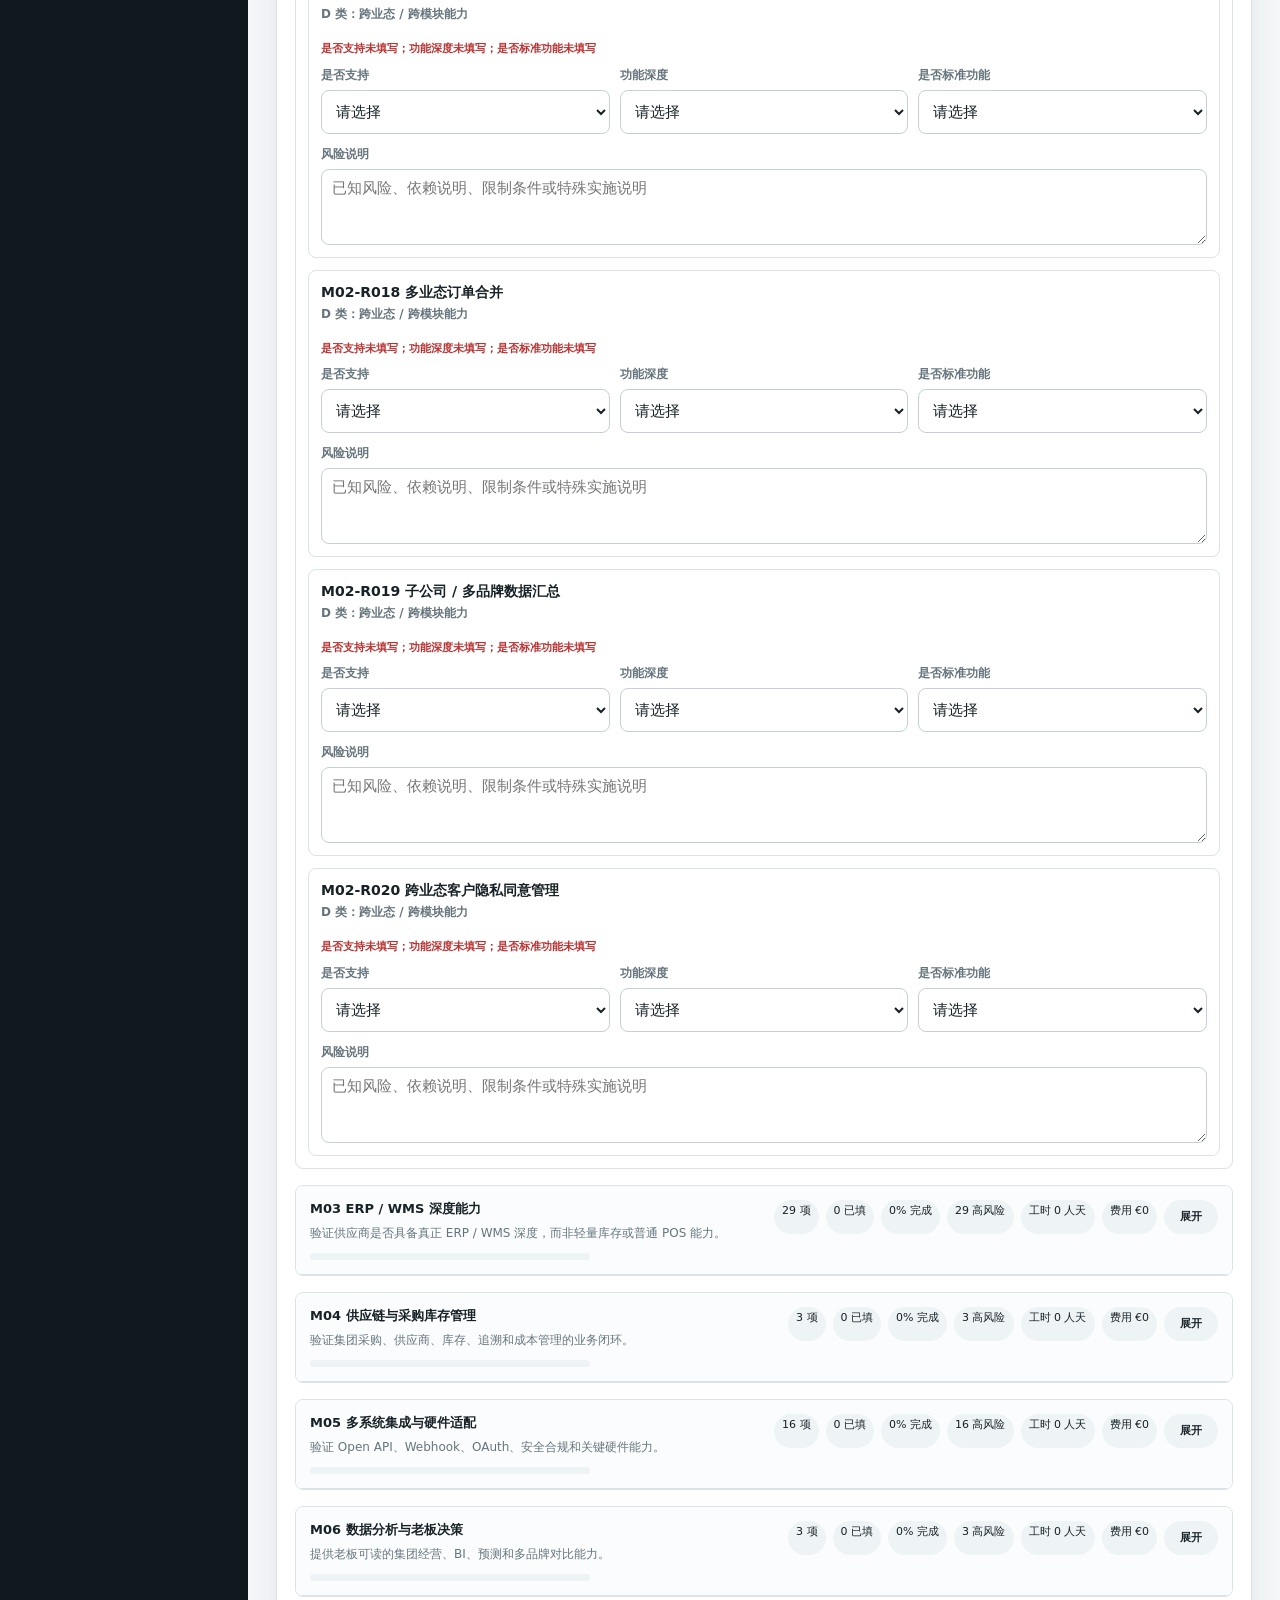
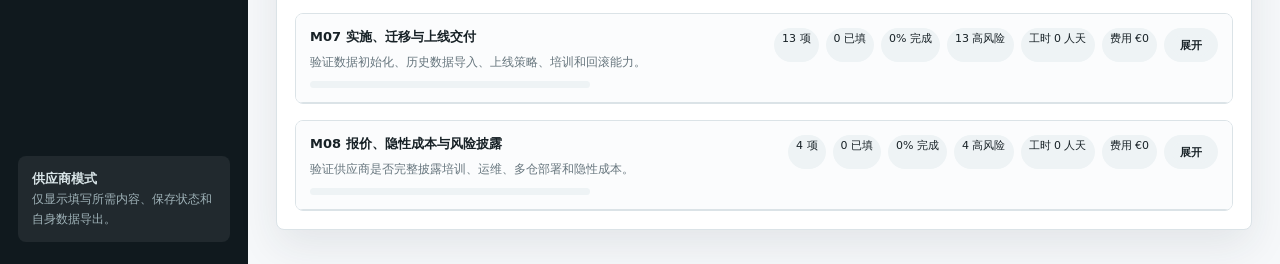
<file: supplier.html>
<!doctype html>
<html lang="zh-CN">
  <head>
    <meta charset="UTF-8" />
    <meta name="viewport" content="width=device-width, initial-scale=1.0" />
    <title>供应商填写｜Gohan Group 供应商评估平台</title>
    <link rel="stylesheet" href="./styles.css" />
  </head>
  <body>
    <div id="app"></div>
    <script src="./app.js?v=phase4b-trim-fields-v2-20260514"></script>
  </body>
</html>
</file>
<file: styles.css>
:root {
  --bg: #f6f8fa;
  --surface: #ffffff;
  --surface-2: #eef3f5;
  --ink: #172126;
  --muted: #66757d;
  --line: #dbe3e7;
  --line-strong: #c4d0d6;
  --teal: #087d7a;
  --teal-2: #dff5f2;
  --blue: #245b8f;
  --amber: #b46802;
  --amber-2: #fff1d8;
  --red: #b83232;
  --red-2: #ffe5e5;
  --green: #19764a;
  --green-2: #e4f6eb;
  --shadow: 0 16px 42px rgba(30, 43, 50, 0.09);
  --radius: 8px;
  font-family: Inter, ui-sans-serif, system-ui, -apple-system, BlinkMacSystemFont, "Segoe UI", sans-serif;
  color: var(--ink);
  background: var(--bg);
}

* {
  box-sizing: border-box;
}

body {
  margin: 0;
  min-width: 320px;
}

button,
input,
select,
textarea {
  font: inherit;
}

button {
  cursor: pointer;
}

.app-shell {
  display: grid;
  grid-template-columns: 248px minmax(0, 1fr);
  min-height: 100vh;
}

.sidebar {
  background: #10191e;
  color: #d9e5e8;
  padding: 22px 18px;
  display: flex;
  flex-direction: column;
  gap: 24px;
}

.brand {
  display: flex;
  align-items: center;
  gap: 12px;
  padding: 4px 4px 14px;
  border-bottom: 1px solid rgba(255, 255, 255, 0.1);
}

.brand-mark {
  width: 34px;
  height: 34px;
  border-radius: 8px;
  background: linear-gradient(135deg, #18a59f, #f5b24b);
  display: grid;
  place-items: center;
  color: #081114;
  font-weight: 900;
}

.brand strong {
  display: block;
  font-size: 14px;
  line-height: 1.2;
}

.brand span {
  display: block;
  color: #91a8af;
  font-size: 12px;
  margin-top: 2px;
}

.nav-group {
  display: grid;
  gap: 6px;
}

.nav-title {
  color: #7d939a;
  font-size: 11px;
  font-weight: 800;
  letter-spacing: 0.08em;
  text-transform: uppercase;
  margin: 5px 8px;
}

.nav-item {
  border: 0;
  color: #d9e5e8;
  background: transparent;
  display: flex;
  align-items: center;
  gap: 10px;
  min-height: 38px;
  padding: 9px 10px;
  border-radius: 8px;
  text-align: left;
  font-size: 13px;
}

.nav-item.active,
.nav-item:hover {
  background: rgba(255, 255, 255, 0.09);
}

.icon {
  width: 18px;
  height: 18px;
  flex: 0 0 18px;
}

.sidebar-footer {
  margin-top: auto;
  padding: 14px;
  border-radius: 8px;
  background: rgba(255, 255, 255, 0.07);
}

.sidebar-footer strong {
  display: block;
  font-size: 13px;
}

.sidebar-footer span {
  color: #9fb2b8;
  font-size: 12px;
}

.main {
  min-width: 0;
  display: flex;
  flex-direction: column;
}

.topbar {
  min-height: 72px;
  background: var(--surface);
  border-bottom: 1px solid var(--line);
  display: flex;
  align-items: center;
  justify-content: space-between;
  gap: 18px;
  padding: 0 28px;
  position: sticky;
  top: 0;
  z-index: 5;
}

.topbar-tools {
  display: grid;
  justify-items: end;
  gap: 9px;
}

.role-switcher {
  display: inline-flex;
  gap: 3px;
  padding: 3px;
  border-radius: 8px;
  border: 1px solid var(--line);
  background: var(--surface-2);
}

.role-switcher button {
  border: 0;
  border-radius: 6px;
  background: transparent;
  color: var(--muted);
  min-height: 30px;
  padding: 6px 9px;
  font-size: 12px;
  font-weight: 850;
}

.role-switcher button.active {
  background: var(--surface);
  color: var(--ink);
  box-shadow: 0 1px 3px rgba(17, 24, 28, 0.12);
}

.topbar h1 {
  margin: 0;
  font-size: 18px;
  line-height: 1.2;
}

.topbar p {
  margin: 4px 0 0;
  color: var(--muted);
  font-size: 12px;
}

.actions {
  display: flex;
  align-items: center;
  gap: 10px;
}

.btn {
  border: 1px solid var(--line-strong);
  background: var(--surface);
  color: var(--ink);
  min-height: 36px;
  padding: 8px 12px;
  border-radius: 8px;
  display: inline-flex;
  align-items: center;
  gap: 8px;
  font-size: 13px;
  font-weight: 750;
  white-space: nowrap;
  text-decoration: none;
}

.btn.primary {
  border-color: var(--teal);
  background: var(--teal);
  color: #fff;
}

.file-import {
  display: inline-flex;
  align-items: center;
  justify-content: center;
  min-height: 40px;
  padding: 9px 12px;
  border-radius: 8px;
  background: var(--teal);
  color: #fff;
  font-weight: 900;
  cursor: pointer;
}

.file-import input {
  display: none;
}

.content {
  padding: 24px 28px 34px;
  display: grid;
  gap: 18px;
}

.summary-grid {
  display: grid;
  grid-template-columns: 1.15fr 0.85fr 0.85fr 0.85fr;
  gap: 14px;
}

.panel,
.metric {
  background: var(--surface);
  border: 1px solid var(--line);
  border-radius: var(--radius);
  box-shadow: var(--shadow);
}

.metric {
  padding: 16px;
  min-height: 130px;
}

.metric.wide {
  display: grid;
  gap: 13px;
}

.metric-label {
  font-size: 12px;
  color: var(--muted);
  font-weight: 780;
}

.metric-value {
  margin-top: 8px;
  font-size: 29px;
  font-weight: 850;
  line-height: 1;
}

.metric-foot {
  margin-top: 10px;
  color: var(--muted);
  font-size: 12px;
  line-height: 1.4;
}

.background-block {
  padding: 20px 22px 22px;
  display: grid;
  gap: 13px;
}

.home-surface {
  display: grid;
  gap: 18px;
}

.mode-badge {
  justify-self: end;
  width: fit-content;
  border-radius: 999px;
  background: var(--surface-2);
  color: var(--muted);
  border: 1px solid var(--line);
  padding: 6px 10px;
  font-size: 12px;
  font-weight: 900;
}

.supplier-only-content {
  max-width: 1180px;
  width: 100%;
  margin: 0 auto;
}

.supplier-mode-panel {
  overflow: hidden;
}

.supplier-intro {
  border-bottom: 1px solid var(--line);
  background: #fbfcfd;
}

.hero-card {
  margin: 0 18px;
  padding: 24px;
  border-radius: 12px;
  background: linear-gradient(135deg, #10191e 0%, #182830 58%, #0b645f 100%);
  color: #f7fbfc;
  display: grid;
  grid-template-columns: minmax(0, 1fr) 180px;
  gap: 20px;
  align-items: end;
  box-shadow: var(--shadow);
}

.hero-card span {
  display: inline-flex;
  width: fit-content;
  border-radius: 999px;
  padding: 6px 10px;
  background: rgba(255, 255, 255, 0.12);
  color: #bfeee9;
  font-size: 11px;
  font-weight: 900;
}

.hero-card h2 {
  margin: 12px 0 10px;
  font-size: 28px;
  line-height: 1.16;
  letter-spacing: 0;
}

.hero-card p {
  max-width: 760px;
  margin: 0;
  color: #c9d9dd;
  font-size: 14px;
  line-height: 1.75;
}

.hero-stats {
  border: 1px solid rgba(255, 255, 255, 0.14);
  border-radius: 10px;
  background: rgba(255, 255, 255, 0.08);
  padding: 16px;
  display: grid;
  grid-template-columns: 1fr;
  gap: 4px;
}

.hero-stats strong {
  font-size: 30px;
  line-height: 1;
}

.hero-stats small {
  color: #b9cbd0;
  font-size: 12px;
  margin-bottom: 10px;
}

.section-title {
  padding: 0 18px;
  display: flex;
  align-items: end;
  justify-content: space-between;
  gap: 12px;
}

.section-title h3 {
  margin: 0;
  font-size: 15px;
  line-height: 1.25;
}

.section-title span {
  color: var(--muted);
  font-size: 12px;
  line-height: 1.45;
  text-align: right;
}

.section-title.danger h3 {
  color: var(--red);
}

.role-entry-grid article {
  cursor: pointer;
  transition: transform 0.16s ease, border-color 0.16s ease, box-shadow 0.16s ease;
}

.role-entry-grid article:hover {
  transform: translateY(-2px);
  border-color: #b9d8d5;
  box-shadow: 0 12px 30px rgba(30, 43, 50, 0.08);
}

.guide-grid {
  display: grid;
  grid-template-columns: repeat(3, minmax(0, 1fr));
  gap: 12px;
  padding: 0 18px;
}

.guide-grid article {
  border: 1px solid var(--line);
  border-radius: 8px;
  background: #fbfcfd;
  padding: 16px;
  display: grid;
  gap: 8px;
}

.guide-grid span {
  width: fit-content;
  border-radius: 999px;
  background: var(--teal-2);
  color: var(--teal);
  padding: 5px 9px;
  font-size: 11px;
  font-weight: 900;
}

.guide-grid strong {
  font-size: 14px;
  line-height: 1.35;
}

.guide-grid p,
.module-grid p,
.module-response-head p {
  margin: 0;
  color: var(--muted);
  font-size: 12px;
  line-height: 1.55;
}

.module-grid {
  display: grid;
  grid-template-columns: repeat(4, minmax(0, 1fr));
  gap: 12px;
  padding: 0 18px 18px;
}

.module-grid article {
  border: 1px solid var(--line);
  border-radius: 8px;
  background: var(--surface);
  padding: 13px;
}

.module-grid h4,
.module-response h4 {
  margin: 0 0 7px;
  font-size: 13px;
  line-height: 1.35;
}

.background-block h3,
.panel-subhead h3 {
  margin: 0;
  font-size: 15px;
}

.background-block p,
.panel-subhead p {
  margin: 0;
  color: var(--muted);
  font-size: 13px;
  line-height: 1.7;
}

.focus-grid {
  display: grid;
  grid-template-columns: repeat(3, minmax(0, 1fr));
  gap: 10px;
  margin-top: 4px;
}

.focus-grid span {
  border: 1px solid var(--line);
  border-radius: 8px;
  background: #fbfcfd;
  padding: 12px;
  font-size: 13px;
  font-weight: 800;
}

.form-surface {
  padding: 18px;
  display: grid;
  gap: 18px;
}

.supplier-progress-panel {
  border: 1px solid var(--line);
  border-radius: 10px;
  background: linear-gradient(180deg, #ffffff 0%, #f8fbfb 100%);
  padding: 16px;
  display: grid;
  gap: 14px;
}

.progress-track {
  width: 100%;
  height: 10px;
  overflow: hidden;
  border-radius: 999px;
  background: var(--surface-2);
}

.progress-track span {
  display: block;
  height: 100%;
  border-radius: inherit;
  background: linear-gradient(90deg, var(--teal), #2fa866);
}

.save-status {
  flex: 0 0 auto;
  border-radius: 999px;
  background: var(--green-2);
  color: var(--green);
  border: 1px solid #bde5cc;
  padding: 6px 10px;
  font-size: 12px;
  font-weight: 900;
}

.submission-status {
  border: 1px solid var(--line);
  border-radius: 8px;
  background: #fbfcfd;
  padding: 12px;
  display: grid;
  gap: 6px;
}

.submission-status > div {
  display: flex;
  align-items: center;
  justify-content: space-between;
  gap: 10px;
}

.submission-status span,
.submission-status small {
  color: var(--muted);
  font-size: 12px;
  font-weight: 850;
}

.submission-status strong {
  border-radius: 999px;
  padding: 5px 9px;
  background: var(--surface-2);
  color: var(--ink);
  font-size: 12px;
}

.submission-status p {
  margin: 0;
  color: var(--muted);
  font-size: 13px;
  line-height: 1.5;
}

.submission-status.success {
  border-color: #bde5cc;
  background: var(--green-2);
}

.submission-status.success strong {
  background: #dff4e7;
  color: var(--green);
}

.submission-status.error {
  border-color: #f0b8b8;
  background: var(--red-2);
}

.submission-status.error strong {
  background: #fde4e4;
  color: var(--red);
}

.submission-status.pending {
  border-color: #f0d29a;
  background: var(--amber-2);
}

.submission-status.pending strong {
  background: #fff0cf;
  color: var(--amber);
}

.supplier-progress-grid {
  display: grid;
  grid-template-columns: repeat(4, minmax(0, 1fr));
  gap: 12px;
}

.supplier-progress-grid div {
  border: 1px solid var(--line);
  border-radius: 8px;
  background: #fbfcfd;
  padding: 13px;
}

.supplier-progress-grid strong {
  display: block;
  font-size: 24px;
  line-height: 1;
}

.supplier-progress-grid span {
  display: block;
  color: var(--muted);
  font-size: 12px;
  margin-top: 7px;
}

.submit-check {
  border: 1px solid var(--line);
  border-radius: 10px;
  background: #fbfcfd;
  padding: 14px;
  display: grid;
  gap: 12px;
}

.check-list {
  display: grid;
  grid-template-columns: repeat(3, minmax(0, 1fr));
  gap: 10px;
}

.check-item {
  border: 1px solid var(--line);
  border-radius: 8px;
  background: var(--surface);
  padding: 10px;
  display: flex;
  align-items: center;
  gap: 9px;
}

.check-item strong {
  font-size: 12px;
  line-height: 1.35;
}

.supplier-editor {
  display: grid;
  grid-template-columns: repeat(4, minmax(0, 1fr));
  gap: 12px;
}

.declaration-block {
  border: 1px solid var(--line);
  border-radius: 8px;
  padding: 14px;
  background: #fbfcfd;
  display: grid;
  gap: 12px;
}

.panel-subhead {
  display: flex;
  align-items: flex-start;
  justify-content: space-between;
  gap: 12px;
}

.declaration-list {
  display: grid;
  grid-template-columns: repeat(2, minmax(0, 1fr));
  gap: 10px;
}

.checkbox-row {
  display: flex;
  gap: 9px;
  align-items: flex-start;
  border: 1px solid var(--line);
  border-radius: 8px;
  background: var(--surface);
  padding: 10px;
  color: var(--ink);
  font-size: 12px;
  line-height: 1.45;
}

.checkbox-row input {
  width: 16px;
  height: 16px;
  margin-top: 1px;
  accent-color: var(--teal);
}

.response-table-wrap {
  overflow: auto;
  border: 1px solid var(--line);
  border-radius: 8px;
}

.response-table {
  min-width: 2180px;
}

.response-table th,
.response-table td {
  padding: 10px;
}

.response-table td:first-child {
  min-width: 250px;
}

.response-table td:first-child strong {
  display: block;
  font-size: 12px;
  line-height: 1.35;
}

.response-table td:first-child span {
  display: inline-block;
  margin-top: 5px;
  color: var(--muted);
  font-size: 11px;
}

.response-table select,
.response-table input {
  width: 100%;
  min-width: 112px;
  border: 1px solid var(--line-strong);
  border-radius: 7px;
  background: var(--surface);
  color: var(--ink);
  min-height: 32px;
  padding: 6px 8px;
  font-size: 12px;
}

.response-table input::placeholder,
.field input::placeholder,
.field textarea::placeholder {
  color: #9aa8ae;
}

.invalid-row td {
  background: #fff8f8;
}

.row-errors {
  margin-top: 8px;
  color: var(--red);
  font-size: 11px;
  line-height: 1.4;
  font-weight: 800;
}

.module-response-list {
  display: grid;
  gap: 16px;
}

.module-response {
  border: 1px solid var(--line);
  border-radius: 8px;
  overflow: hidden;
  background: var(--surface);
}

.module-response-head {
  display: flex;
  align-items: flex-start;
  justify-content: space-between;
  gap: 14px;
  padding: 14px;
  background: #fbfcfd;
  border-bottom: 1px solid var(--line);
  width: 100%;
  color: inherit;
  text-align: left;
  cursor: pointer;
  list-style: none;
}

.module-response-head::-webkit-details-marker {
  display: none;
}

.module-progress {
  width: min(280px, 100%);
  height: 7px;
  margin-top: 10px;
  border-radius: 999px;
  background: var(--surface-2);
  overflow: hidden;
}

.module-progress span {
  display: block;
  height: 100%;
  border-radius: inherit;
  background: var(--teal);
}

.mini-score {
  display: grid;
  gap: 5px;
  min-width: 92px;
}

.mini-score > span {
  font-size: 12px;
  font-weight: 900;
}

.warning-text {
  color: var(--red);
  font-size: 12px;
  line-height: 1.45;
  font-weight: 850;
}

.chart-row {
  display: grid;
  grid-template-columns: 72px minmax(0, 1fr);
  gap: 10px;
  align-items: center;
  margin-top: 9px;
}

.chart-row b {
  font-size: 12px;
  color: var(--muted);
}

.chart-row > span {
  font-size: 12px;
  font-weight: 850;
}

.muted-text {
  color: var(--muted);
  font-size: 12px;
}

.risk-alert {
  border: 1px solid #f0b8b8;
  border-radius: 8px;
  background: var(--red-2);
  color: var(--red);
  padding: 12px;
  font-size: 13px;
  line-height: 1.5;
  font-weight: 850;
}

.decision-grid,
.heatmap-grid,
.weight-grid {
  display: grid;
  grid-template-columns: repeat(3, minmax(0, 1fr));
  gap: 12px;
  padding: 0 18px;
}

.decision-card,
.heatmap-grid article,
.weight-grid article {
  border: 1px solid var(--line);
  border-radius: 10px;
  background: var(--surface);
  padding: 14px;
  display: grid;
  gap: 10px;
}

.decision-card {
  border-top-width: 4px;
}

.decision-card.green {
  border-top-color: var(--green);
}

.decision-card.amber {
  border-top-color: var(--amber);
}

.decision-card.red {
  border-top-color: var(--red);
}

.decision-card span,
.weight-grid span {
  color: var(--muted);
  font-size: 12px;
  font-weight: 850;
}

.decision-card strong {
  display: block;
  margin-top: 4px;
  font-size: 20px;
}

.decision-card p,
.weight-grid p {
  margin: 0;
  color: var(--muted);
  font-size: 12px;
}

.decision-score {
  font-size: 34px;
  font-weight: 900;
  line-height: 1;
}

.decision-lines {
  display: flex;
  flex-wrap: wrap;
  gap: 6px;
}

.decision-lines span {
  border-radius: 999px;
  background: var(--surface-2);
  padding: 5px 8px;
  color: var(--ink);
}

.heatmap-grid article {
  align-content: start;
}

.heatmap-grid article > strong {
  font-size: 14px;
}

.heatmap-cell {
  min-height: 46px;
  border-radius: 8px;
  padding: 8px 10px;
  display: flex;
  align-items: center;
  justify-content: space-between;
  gap: 10px;
  font-size: 12px;
  font-weight: 850;
}

.heatmap-cell.low {
  background: var(--green-2);
  color: var(--green);
}

.heatmap-cell.medium {
  background: var(--amber-2);
  color: var(--amber);
}

.heatmap-cell.high {
  background: var(--red-2);
  color: var(--red);
}

.heatmap-cell b {
  font-size: 18px;
}

.weight-grid {
  grid-template-columns: repeat(2, minmax(0, 1fr));
}

.weight-grid article > div:first-child {
  display: flex;
  justify-content: space-between;
  gap: 10px;
}

.weight-grid strong {
  font-size: 13px;
}

.weight-bar {
  height: 8px;
  border-radius: 999px;
  background: var(--surface-2);
  overflow: hidden;
}

.weight-bar span {
  display: block;
  height: 100%;
  border-radius: inherit;
  background: var(--teal);
}

.status-row {
  display: flex;
  align-items: center;
  gap: 10px;
  flex-wrap: wrap;
}

.pill {
  display: inline-flex;
  align-items: center;
  gap: 6px;
  border-radius: 999px;
  padding: 5px 9px;
  font-size: 11px;
  font-weight: 850;
  line-height: 1;
  border: 1px solid transparent;
  white-space: nowrap;
}

.pill.green {
  background: var(--green-2);
  color: var(--green);
  border-color: #bde5cc;
}

.pill.amber {
  background: var(--amber-2);
  color: var(--amber);
  border-color: #f1d19c;
}

.pill.red {
  background: var(--red-2);
  color: var(--red);
  border-color: #f2bbbb;
}

.pill.teal {
  background: var(--teal-2);
  color: var(--teal);
  border-color: #b9e5e1;
}

.work-area {
  display: grid;
  grid-template-columns: minmax(0, 1.65fr) minmax(330px, 0.8fr);
  gap: 18px;
  align-items: start;
}

.panel-header {
  padding: 16px 18px;
  border-bottom: 1px solid var(--line);
  display: flex;
  align-items: center;
  justify-content: space-between;
  gap: 12px;
}

.panel-header h2 {
  margin: 0;
  font-size: 15px;
  line-height: 1.2;
}

.panel-header p {
  margin: 4px 0 0;
  color: var(--muted);
  font-size: 12px;
}

.tabs,
.segmented {
  display: inline-flex;
  align-items: center;
  gap: 3px;
  padding: 3px;
  background: var(--surface-2);
  border: 1px solid var(--line);
  border-radius: 8px;
}

.tab,
.segmented button {
  border: 0;
  border-radius: 6px;
  padding: 7px 10px;
  background: transparent;
  color: var(--muted);
  font-size: 12px;
  font-weight: 800;
}

.tab.active,
.segmented button.active {
  background: var(--surface);
  color: var(--ink);
  box-shadow: 0 1px 3px rgba(17, 24, 28, 0.12);
}

.matrix-wrap {
  overflow: auto;
}

table {
  width: 100%;
  border-collapse: collapse;
}

th,
td {
  border-bottom: 1px solid var(--line);
  padding: 12px 14px;
  text-align: left;
  vertical-align: middle;
}

th {
  color: var(--muted);
  font-size: 11px;
  letter-spacing: 0.04em;
  text-transform: uppercase;
  background: #fbfcfd;
  position: sticky;
  top: 0;
  z-index: 1;
}

td {
  font-size: 13px;
}

.supplier-btn {
  border: 0;
  background: transparent;
  color: var(--ink);
  padding: 0;
  display: grid;
  gap: 3px;
  text-align: left;
  min-width: 180px;
}

.supplier-btn strong {
  font-size: 13px;
}

.supplier-btn span {
  color: var(--muted);
  font-size: 12px;
}

tr.selected td {
  background: #f2fbfa;
}

.score {
  font-weight: 900;
  font-size: 18px;
}

.score.good {
  color: var(--green);
}

.score.mid {
  color: var(--amber);
}

.score.bad {
  color: var(--red);
}

.bar {
  min-width: 110px;
  height: 8px;
  background: var(--surface-2);
  border-radius: 999px;
  overflow: hidden;
}

.bar span {
  display: block;
  height: 100%;
  border-radius: inherit;
  background: var(--teal);
}

.bar.amber span {
  background: var(--amber);
}

.bar.red span {
  background: var(--red);
}

.stack {
  display: grid;
  gap: 12px;
}

.criteria-grid {
  display: grid;
  grid-template-columns: repeat(2, minmax(0, 1fr));
  gap: 12px;
  padding: 16px 18px 18px;
}

.criterion {
  border: 1px solid var(--line);
  border-radius: 8px;
  padding: 12px;
  display: grid;
  gap: 8px;
  background: #fbfcfd;
}

.criterion-top {
  display: flex;
  align-items: start;
  justify-content: space-between;
  gap: 10px;
}

.criterion strong {
  font-size: 13px;
  line-height: 1.3;
}

.criterion small {
  color: var(--muted);
  font-size: 12px;
  line-height: 1.4;
}

.detail-panel {
  position: sticky;
  top: 90px;
}

.supplier-head {
  padding: 18px;
  border-bottom: 1px solid var(--line);
  display: grid;
  gap: 12px;
}

.supplier-head h2 {
  margin: 0;
  font-size: 18px;
}

.supplier-meta {
  color: var(--muted);
  font-size: 12px;
  line-height: 1.5;
}

.detail-section {
  padding: 16px 18px;
  border-bottom: 1px solid var(--line);
}

.detail-section:last-child {
  border-bottom: 0;
}

.detail-section h3 {
  margin: 0 0 12px;
  font-size: 13px;
}

.disclosure-list {
  display: grid;
  gap: 9px;
}

.disclosure-item {
  display: grid;
  grid-template-columns: 18px minmax(0, 1fr) auto;
  gap: 9px;
  align-items: center;
  font-size: 12px;
}

.check,
.warn,
.miss {
  width: 18px;
  height: 18px;
  border-radius: 50%;
  display: grid;
  place-items: center;
  font-size: 11px;
  font-weight: 900;
}

.check {
  background: var(--green-2);
  color: var(--green);
}

.warn {
  background: var(--amber-2);
  color: var(--amber);
}

.miss {
  background: var(--red-2);
  color: var(--red);
}

.feature-list {
  display: grid;
  gap: 10px;
}

.feature-row {
  border: 1px solid var(--line);
  border-radius: 8px;
  padding: 10px;
  display: grid;
  gap: 8px;
  background: #fbfcfd;
}

.feature-top {
  display: flex;
  align-items: center;
  justify-content: space-between;
  gap: 10px;
}

.feature-top strong {
  font-size: 12px;
}

.feature-meta {
  display: grid;
  grid-template-columns: repeat(3, minmax(0, 1fr));
  gap: 8px;
  color: var(--muted);
  font-size: 11px;
  line-height: 1.3;
}

.risk-grid {
  display: grid;
  grid-template-columns: repeat(4, 1fr);
  gap: 8px;
}

.risk-cell {
  min-height: 62px;
  border-radius: 8px;
  padding: 9px;
  display: grid;
  align-content: space-between;
  border: 1px solid var(--line);
  font-size: 11px;
  font-weight: 800;
}

.risk-cell small {
  display: block;
  color: inherit;
  opacity: 0.78;
  font-weight: 700;
}

.risk-cell.low {
  background: var(--green-2);
  color: var(--green);
}

.risk-cell.medium {
  background: var(--amber-2);
  color: var(--amber);
}

.risk-cell.high {
  background: var(--red-2);
  color: var(--red);
}

.form-grid {
  display: grid;
  grid-template-columns: 1fr 1fr;
  gap: 12px;
}

.field {
  display: grid;
  gap: 6px;
}

.field label {
  font-size: 11px;
  color: var(--muted);
  font-weight: 850;
}

.field input,
.field select,
.field textarea {
  width: 100%;
  border: 1px solid var(--line-strong);
  border-radius: 8px;
  min-height: 36px;
  padding: 8px 10px;
  background: #fff;
  color: var(--ink);
  font-size: 13px;
}

.field input[readonly] {
  background: #f3f7f8;
  color: var(--ink);
  font-weight: 900;
}

.field textarea {
  min-height: 78px;
  resize: vertical;
}

.field-help {
  color: var(--muted);
  font-size: 11px;
  line-height: 1.35;
}

.quote-total-pill strong {
  color: inherit;
  font-size: inherit;
}

.export-status:empty {
  display: none;
}

.export-status a {
  color: var(--teal);
  font-weight: 900;
}

.span-2 {
  grid-column: span 2;
}

.notice {
  margin: 0;
  padding: 11px 12px;
  border-radius: 8px;
  background: #eef7fb;
  color: #245b8f;
  border: 1px solid #c9e0ec;
  font-size: 12px;
  line-height: 1.45;
}

.requirement-total-box {
  display: grid;
  grid-template-columns: repeat(2, minmax(0, 1fr));
  gap: 10px;
}

.requirement-total-box > div {
  border: 1px solid var(--line);
  border-radius: 8px;
  padding: 12px;
  background: #f7fbfb;
  display: grid;
  gap: 4px;
}

.requirement-total-box span,
.module-total-list span {
  color: var(--muted);
  font-size: 11px;
  font-weight: 850;
}

.requirement-total-box strong {
  font-size: 18px;
}

.module-total-list {
  border: 1px solid var(--line);
  border-radius: 8px;
  background: var(--surface-2);
  padding: 8px;
  display: grid;
  gap: 6px;
}

.module-total-list > div {
  display: grid;
  grid-template-columns: 52px 1fr 1fr;
  gap: 8px;
  align-items: center;
  padding: 7px 8px;
  border-radius: 6px;
  background: #fff;
}

.module-total-list b,
.module-total-list strong {
  font-size: 12px;
  color: var(--ink);
}

.depth-guide-grid {
  display: grid;
  grid-template-columns: repeat(4, minmax(0, 1fr));
  gap: 10px;
}

.depth-guide-grid article {
  border: 1px solid var(--line);
  border-radius: 8px;
  background: var(--surface);
  padding: 12px;
  display: grid;
  gap: 7px;
}

.depth-guide-grid strong {
  font-size: 13px;
  line-height: 1.35;
}

.depth-guide-grid p {
  margin: 0;
  color: var(--muted);
  font-size: 12px;
  line-height: 1.55;
}

.module-stats b {
  font: inherit;
}

.hidden {
  display: none !important;
}

@media (max-width: 1180px) {
  .summary-grid,
  .work-area {
    grid-template-columns: 1fr;
  }

  .detail-panel {
    position: static;
  }
}

@media (max-width: 780px) {
  .app-shell {
    grid-template-columns: 1fr;
  }

  .sidebar {
    position: static;
    padding: 14px;
  }

  .nav-group {
    grid-template-columns: repeat(2, minmax(0, 1fr));
  }

  .sidebar-footer,
  .nav-title {
    display: none;
  }

  .topbar {
    height: auto;
    min-height: 72px;
    padding: 16px;
    align-items: flex-start;
    flex-direction: column;
  }

  .topbar-tools {
    width: 100%;
    justify-items: stretch;
  }

  .role-switcher,
  .role-switcher button {
    width: 100%;
  }

  .mode-badge {
    justify-self: start;
  }

  .role-switcher {
    overflow-x: auto;
  }

  .actions {
    width: 100%;
    overflow-x: auto;
  }

  .content {
    padding: 16px;
  }

  .summary-grid,
  .criteria-grid,
  .form-grid,
  .feature-meta,
  .risk-grid,
  .focus-grid,
  .supplier-editor,
  .declaration-list,
  .guide-grid,
  .module-grid,
  .decision-grid,
  .heatmap-grid,
  .weight-grid,
  .depth-guide-grid,
  .check-list,
  .supplier-progress-grid,
  .hero-card {
    grid-template-columns: 1fr;
  }

  .hero-card {
    margin: 0;
    padding: 18px;
  }

  .hero-card h2 {
    font-size: 22px;
  }

  .hero-stats {
    grid-template-columns: repeat(2, minmax(0, 1fr));
    align-items: end;
  }

  .section-title {
    padding: 0;
    align-items: flex-start;
    flex-direction: column;
  }

  .section-title span {
    text-align: left;
  }

  .guide-grid,
  .module-grid,
  .decision-grid,
  .heatmap-grid,
  .weight-grid {
    padding-left: 0;
    padding-right: 0;
  }

  .panel-subhead {
    flex-direction: column;
  }

  .span-2 {
    grid-column: span 1;
  }
}

/* GOHAN GROUP interface upgrades */
.brand-logo {
  width: 58px;
  min-width: 58px;
  height: 58px;
  border-radius: 10px;
  background: rgba(255, 255, 255, 0.08);
  display: grid;
  place-items: center;
  overflow: hidden;
}

.brand-logo img {
  max-height: 52px;
  max-width: 100%;
  width: auto;
  object-fit: contain;
  border-radius: 8px;
}

.brand-logo img.missing {
  display: none;
}

.brand-logo img:not(.missing) + .brand-mark {
  display: none;
}

.brand-logo .brand-mark {
  width: 42px;
  height: 42px;
}

.module-grid article span {
  display: inline-block;
  margin-top: 10px;
  color: var(--teal);
  font-size: 12px;
  font-weight: 900;
}

.module-stats {
  display: flex;
  flex-wrap: wrap;
  justify-content: flex-end;
  gap: 7px;
  min-width: 170px;
}

.module-stats span,
.module-toggle-btn {
  border-radius: 999px;
  background: var(--surface-2);
  color: var(--ink);
  padding: 5px 8px;
  font-size: 11px;
  line-height: 1;
}

.module-toggle-btn {
  border: 0;
  background: var(--teal-2);
  color: var(--teal);
  min-height: 34px;
  padding: 7px 13px;
  font-weight: 900;
  cursor: pointer;
  display: inline-grid;
  place-items: center;
}

.module-response-head:hover .module-toggle-btn,
.module-toggle-btn:hover {
  background: var(--teal);
  color: #fff;
}

.module-response .toggle-open {
  display: none;
}

.module-response[open] .toggle-open {
  display: inline;
}

.module-response[open] .toggle-closed {
  display: none;
}

.filter-bar {
  display: grid;
  grid-template-columns: minmax(180px, 1fr) auto;
  gap: 12px;
  align-items: end;
}

.filter-buttons {
  display: flex;
  flex-wrap: wrap;
  gap: 7px;
}

.filter-buttons button {
  border: 1px solid var(--line-strong);
  background: var(--surface);
  color: var(--ink);
  border-radius: 999px;
  min-height: 40px;
  padding: 8px 12px;
  font-size: 12px;
  font-weight: 850;
}

.filter-buttons button.active {
  border-color: var(--teal);
  background: var(--teal-2);
  color: var(--teal);
}

.empty-state {
  padding: 18px;
  color: var(--muted);
  font-size: 13px;
}

.response-card-list {
  display: grid;
  gap: 12px;
  padding: 12px;
}

.requirement-card {
  border: 1px solid var(--line);
  border-radius: 8px;
  background: var(--surface);
  padding: 12px;
  display: grid;
  gap: 10px;
}

.requirement-card-head {
  display: flex;
  justify-content: space-between;
  gap: 10px;
}

.requirement-card-head strong {
  display: block;
  font-size: 14px;
  line-height: 1.35;
}

.requirement-card-head small {
  display: block;
  margin-top: 4px;
  color: var(--muted);
  font-size: 12px;
  font-weight: 850;
}

.compact-fields {
  display: grid;
  gap: 12px;
}

.field-row {
  display: grid;
  gap: 10px;
}

.primary-fields {
  grid-template-columns: repeat(3, minmax(0, 1fr));
}

.cost-fields {
  grid-template-columns: repeat(2, minmax(0, 1fr));
}

.risk-field {
  grid-template-columns: 1fr;
}

.compact-fields label {
  display: grid;
  gap: 6px;
}

.compact-fields label > span {
  color: var(--muted);
  font-size: 12px;
  font-weight: 850;
}

.compact-fields input,
.compact-fields select,
.compact-fields textarea {
  width: 100%;
  min-height: 44px;
  border: 1px solid var(--line-strong);
  border-radius: 8px;
  padding: 9px 10px;
  font-size: 15px;
  background: var(--surface);
  color: var(--ink);
}

.compact-fields textarea {
  min-height: 76px;
  resize: vertical;
}

@media (max-width: 1180px) {
  .topbar {
    align-items: flex-start;
    flex-direction: column;
    padding-top: 14px;
    padding-bottom: 14px;
  }

  .topbar-tools {
    width: 100%;
    justify-items: stretch;
  }
}

@media (max-width: 780px) {
  .nav-modules,
  .sidebar-footer,
  .nav-title {
    display: none;
  }

  .topbar {
    box-shadow: 0 10px 26px rgba(30, 43, 50, 0.1);
  }

  .topbar h1 {
    font-size: 17px;
  }

  .btn,
  .role-switcher button,
  .nav-item,
  .tab {
    min-height: 44px;
  }

  .filter-bar {
    grid-template-columns: 1fr;
  }

  .primary-fields,
  .cost-fields {
    grid-template-columns: 1fr;
  }

  .module-response-head {
    align-items: stretch;
    flex-direction: column;
  }

  .module-stats {
    justify-content: flex-start;
    min-width: 0;
  }

  .requirement-total-box {
    grid-template-columns: 1fr;
  }

  .module-total-list > div {
    grid-template-columns: 44px 1fr;
  }

  .module-total-list > div strong {
    grid-column: 2;
  }

  .detail-panel {
    order: -1;
  }
}
</file>
